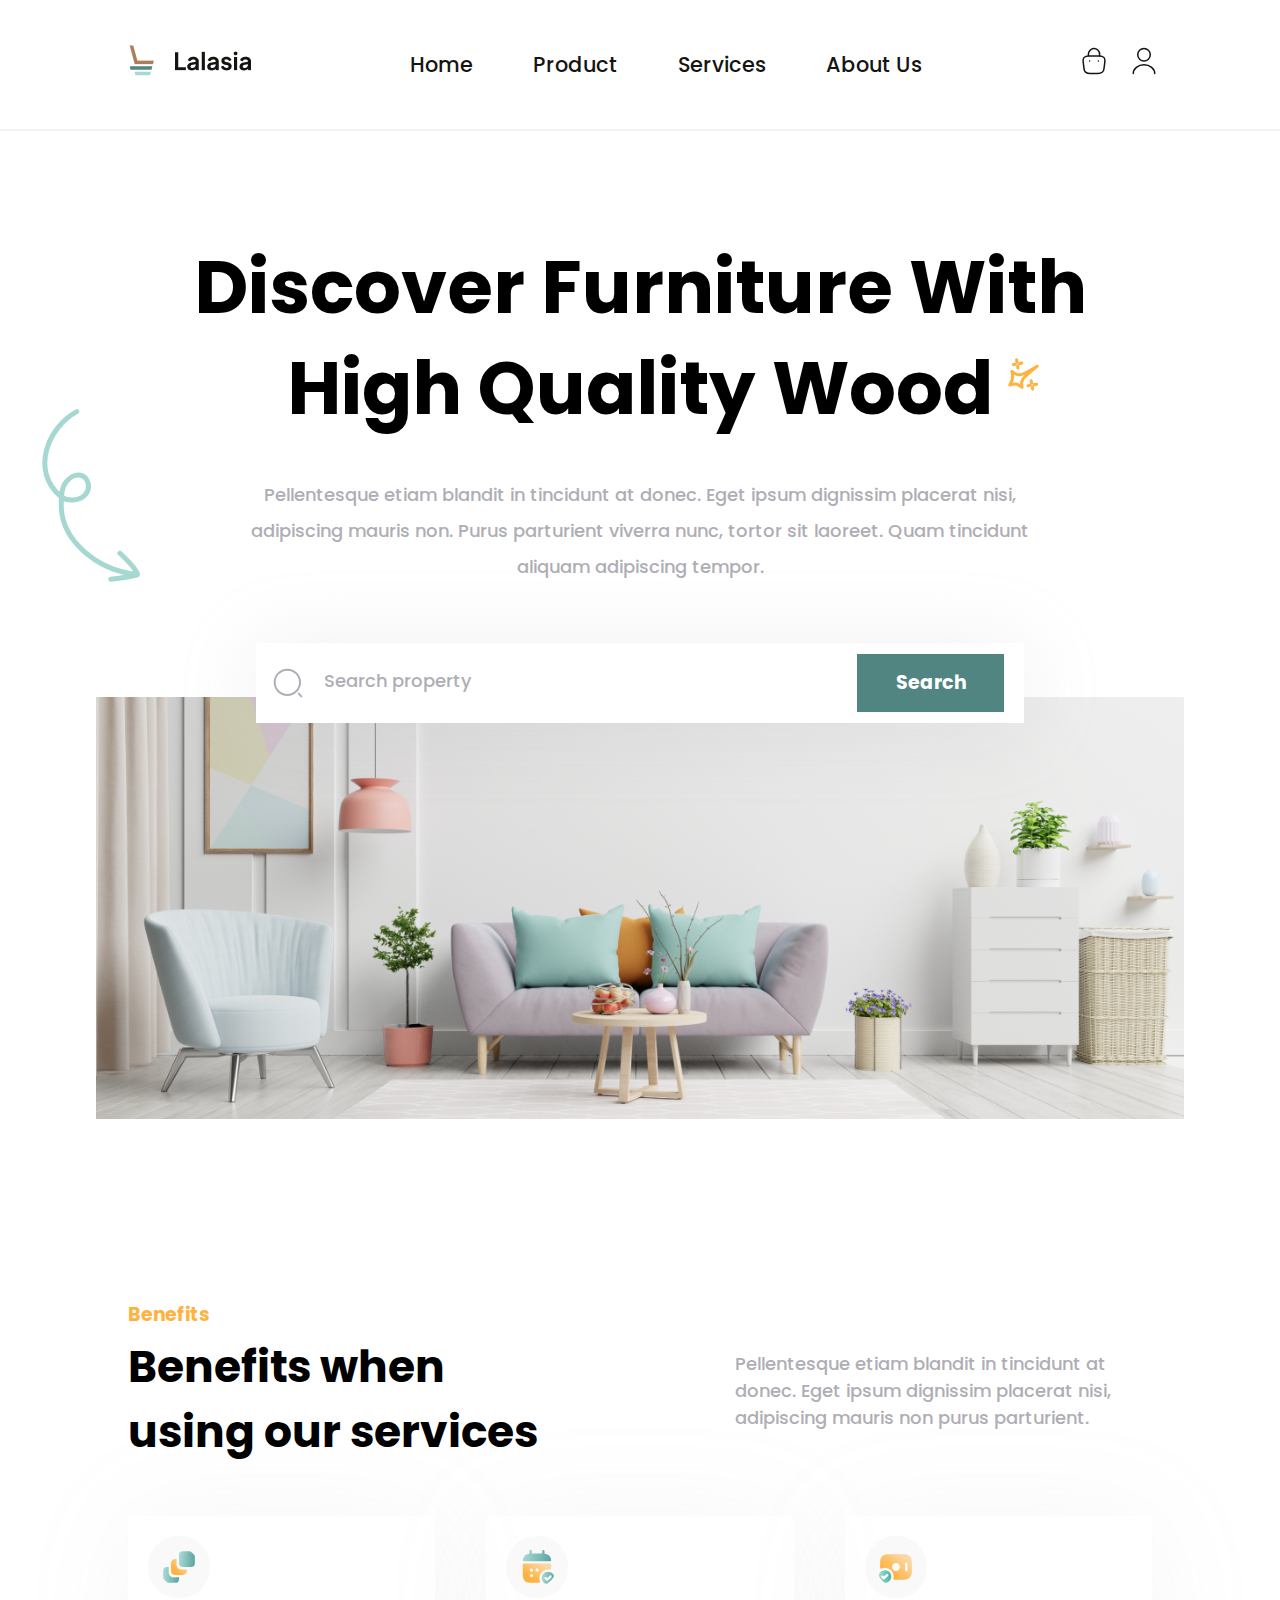
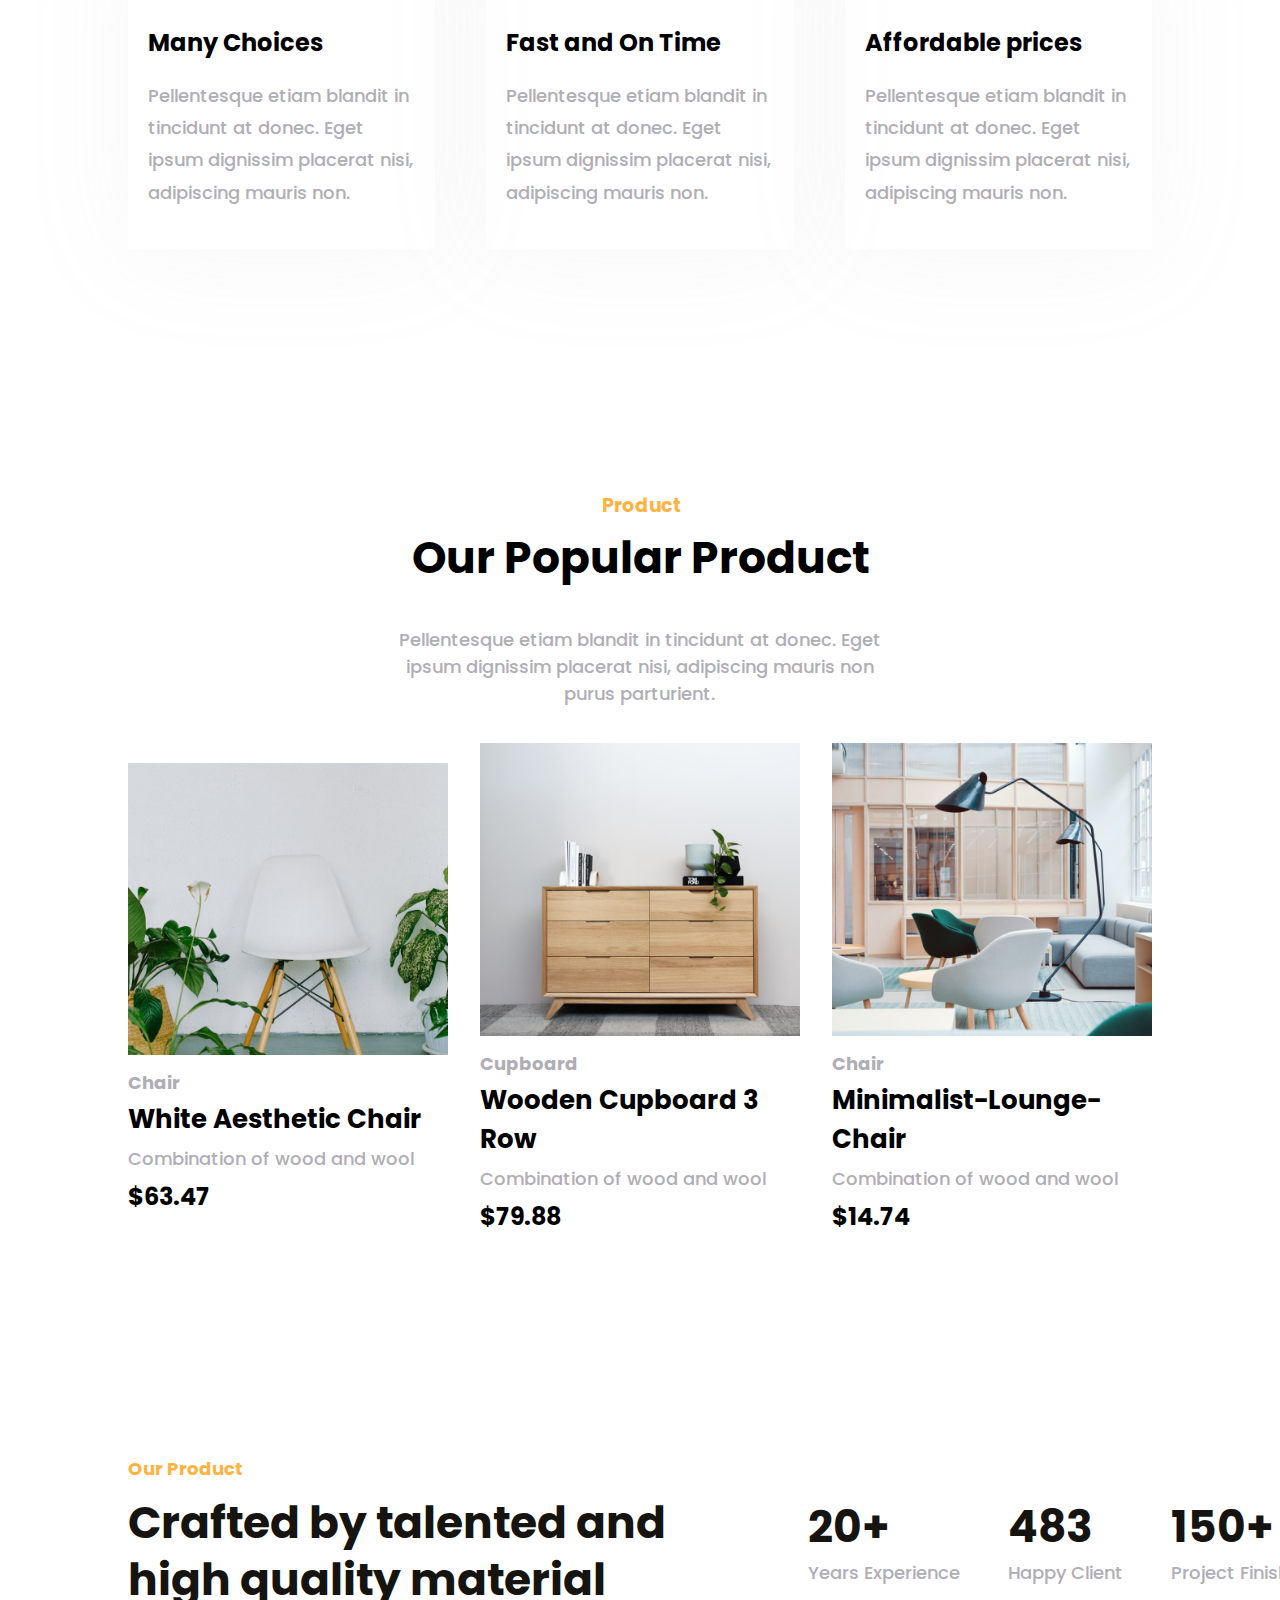
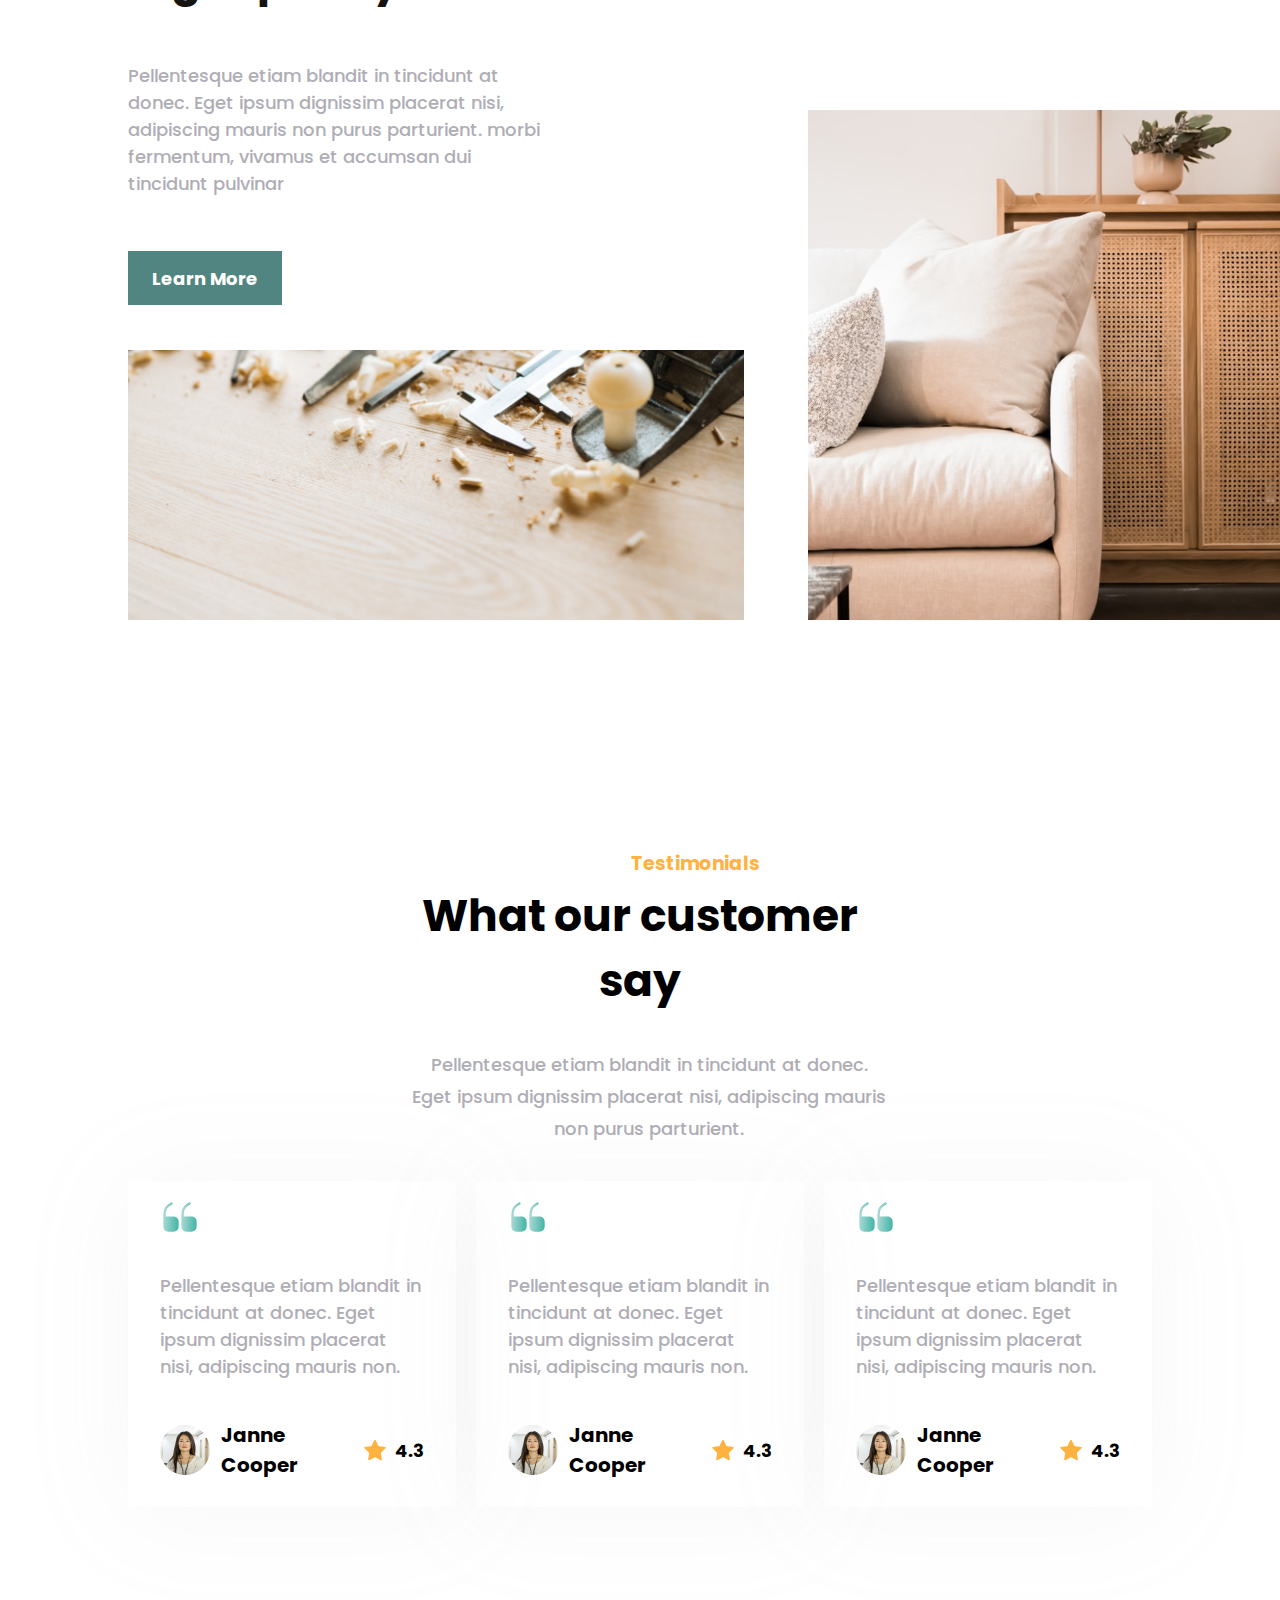
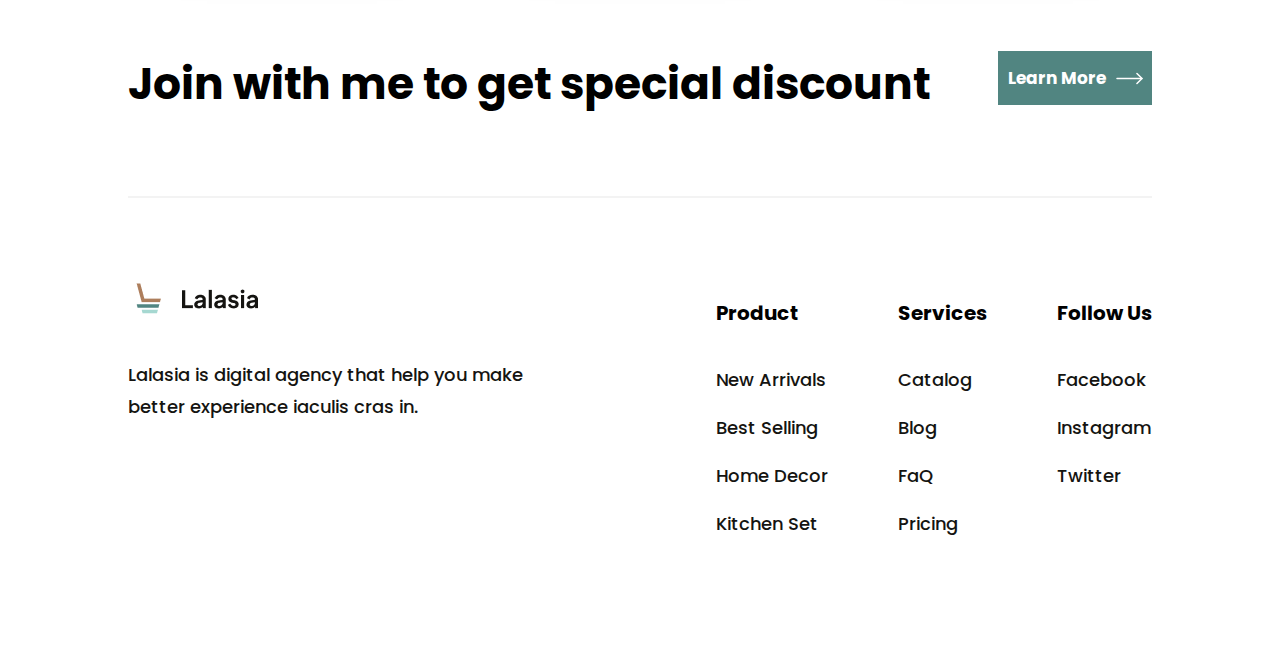
<file: index.html>
<!DOCTYPE html>
<html lang="en">

<head>
    <meta charset="UTF-8">
    <meta name="viewport" content="width=device-width, initial-scale=1.0">
    <title>Lalasia | Landing Page</title>
    <link rel="stylesheet" href="CSS/style_7.css">
</head>

<body>
    <!-- Header section starts -->
    <header>
        <div class="logo">
            <a href="index.html">
                <img src="images_7/lalasia-logo.webp" alt="Logo">
            </a>
        </div>
        <div class="menu">
            <a href="index.html">Home</a>
            <a href="Product.html">Product</a>
            <a href="Services.html">Services</a>
            <a href="about_us.html">About Us</a>
        </div>
        <div class="icons">
            <a href="#"><img src="images_7/bag-2.svg" alt="bag"></a>
            <a href="#"><img src="images_7/user.svg" alt="user"></a>
        </div>
    </header>
    <!-- Header section ends-->

    <!-- Main-banner section starts -->
    <section id="main-banner">
        <div class="title">
            <h1>Discover Furniture With </h1>
            <h1>High Quality Wood</h1>
        </div>
        <p id="para">Pellentesque etiam blandit in tincidunt at donec. Eget ipsum dignissim placerat nisi,
            adipiscing mauris non. Purus parturient viverra nunc, tortor sit laoreet. Quam tincidunt aliquam
            adipiscing tempor.</p>
        <div class="main-search">
            <img src="images_7/search-normal.svg" alt="">
            <input type="text" placeholder="Search property">
            <button>Search</button>
        </div>
        <div class="banner-img">
            <img src="images_7/Rectangle-2.webp" alt="">
        </div>
    </section>
    <!-- Main-banner section ends -->

    <!-- Benefits section starts -->
    <section id="benefits">
        <div class="benefits-content">
            <div class="benefits-right-content">
                <h2>Benefits when using our services</h2>
            </div>
            <div class="benefits-left-content">
                <p>Pellentesque etiam blandit in tincidunt at donec. Eget ipsum dignissim placerat nisi, adipiscing
                    mauris non purus parturient.</p>
            </div>
        </div>
        <div class="benefits-bottom-content">
            <div class="benefits-card">
                <img src="images_7/3square.svg" alt="">
                <h3>Many Choices</h3>
                <p>Pellentesque etiam blandit in tincidunt at donec. Eget ipsum dignissim placerat nisi, adipiscing
                    mauris non.</p>
            </div>

            <div class="benefits-card">
                <img src="images_7/calendar-tick.svg" alt="">
                <h3>Fast and On Time</h3>
                <p>Pellentesque etiam blandit in tincidunt at donec. Eget ipsum dignissim placerat nisi, adipiscing
                    mauris non.</p>
            </div>

            <div class="benefits-card">
                <img src="images_7/money-tick.svg" alt="">
                <h3>Affordable prices</h3>
                <p>Pellentesque etiam blandit in tincidunt at donec. Eget ipsum dignissim placerat nisi, adipiscing
                    mauris non.</p>
            </div>
        </div>
    </section>
    <!-- benefits section ends -->

    <!-- Product section starts -->
    <section id="product">
        <div class="product-content">
            <h1>Our Popular Product</h1>
            <p>Pellentesque etiam blandit in tincidunt at donec. Eget ipsum dignissim placerat nisi, adipiscing mauris
                non purus parturient.</p>
        </div>
        <div class="product-img-container">
            <div class="image">
                <img src="images_7/White-Aesthetic-chair.webp" alt="">
                <h1>Chair</h1>
                <h2>White Aesthetic Chair</h2>
                <h3>Combination of wood and wool</h3>
                <h4>$63.47</h4>
            </div>
            <div class="image">
                <img src="images_7/wooden-cupboard-3-row.webp" alt="">
                <h1>Cupboard</h1>
                <h2>Wooden Cupboard 3 Row</h2>
                <h3>Combination of wood and wool</h3>
                <h4>$79.88</h4>
            </div>
            <div class="image">
                <img src="images_7/minimalist-lounge-chair.webp" alt="">
                <h1>Chair</h1>
                <h2>Minimalist-Lounge-Chair</h2>
                <h3>Combination of wood and wool</h3>
                <h4>$14.74</h4>
            </div>
        </div>
    </section>
    <!-- Product section ends -->

    <!-- Main-ProductComponent section starts -->
    <section id="main-ProductComponent">
        <div class="left">
            <h2>Crafted by talented and
                high quality material</h2>
            <p>Pellentesque etiam blandit in tincidunt at donec. Eget ipsum dignissim placerat nisi, adipiscing mauris
                non purus parturient. morbi fermentum, vivamus et accumsan dui tincidunt pulvinar</p>
            <a href="#" class="btn">Learn More</a>
            <div class="left-img">
                <img src="images_7/our-product_1_.webp" alt="img">
            </div>
        </div>
        <div class="right">
            <div class="rating">
                <div class="block">
                    <h4>20+</h4>
                    <p>Years Experience</p>
                </div>
                <div class="block">
                    <h4>483</h4>
                    <p>Happy Client</p>
                </div>
                <div class="block">
                    <h4>150+</h4>
                    <p>Project Finished</p>
                </div>
            </div>
            <div class="right-img">
                <img src="images_7/our-product_2_.webp" alt="img">
            </div>
        </div>
    </section>
    <!-- Main-ProductComponent section ends -->

    <!-- Testimonials section starts -->
    <section id="testimonials">
        <div class="testimonials-content">
            <h1>What our customer say</h1>
            <p>Pellentesque etiam blandit in tincidunt at donec. Eget ipsum dignissim placerat nisi, adipiscing mauris
                non purus parturient.</p>
        </div>
        <div class="testimonials-container">
            <div class="testimonials-box">
                <img src="images_7/quote-up.svg" alt="">
                <p>Pellentesque etiam blandit in tincidunt at donec. Eget ipsum dignissim placerat nisi, adipiscing
                    mauris non.</p>
                <div class="author">
                    <div class="author-info">
                        <img src="images_7/customer-img.svg" alt="">
                        <h1>Janne Cooper</h1>
                    </div>
                    <div class="ratings">
                        <img src="images_7/star.svg" alt="">
                        <h2>4.3</h2>
                    </div>
                </div>
            </div>
            <div class="testimonials-box">
                <img src="images_7/quote-up.svg" alt="">
                <p>Pellentesque etiam blandit in tincidunt at donec. Eget ipsum dignissim placerat nisi, adipiscing
                    mauris non.</p>
                <div class="author">
                    <div class="author-info">
                        <img src="images_7/customer-img.svg" alt="">
                        <h1>Janne Cooper</h1>
                    </div>
                    <div class="ratings">
                        <img src="images_7/star.svg" alt="">
                        <h2>4.3</h2>
                    </div>
                </div>
            </div>
            <div class="testimonials-box">
                <img src="images_7/quote-up.svg" alt="">
                <p>Pellentesque etiam blandit in tincidunt at donec. Eget ipsum dignissim placerat nisi, adipiscing
                    mauris non.</p>
                <div class="author">
                    <div class="author-info">
                        <img src="images_7/customer-img.svg" alt="">
                        <h1>Janne Cooper</h1>
                    </div>
                    <div class="ratings">
                        <img src="images_7/star.svg" alt="">
                        <h2>4.3</h2>
                    </div>
                </div>
            </div>
        </div>
    </section>
    <!-- Testimonials section ends -->

    <!-- footer section statrs -->
    <section id="footer">
        <div class="above-content">
            <h1>Join with me to get special discount</h1>
            <div class="above-right-content">
                <button>Learn More</button>
                <img src="images_7/arrow-right.svg" alt="">
            </div>
        </div>
        <div class="down-content">
            <div class="down-left-content">
                <div class="logo">
                    <a href="index.html">
                        <img src="images_7/lalasia-logo.webp" alt="Logo">
                    </a>
                </div>
                <p>Lalasia is digital agency that help you make better experience iaculis cras in.</p>
            </div>
            <div class="down-right-content">
                <div class="column">
                    <h2>Product</h2>
                    <li><a href="#">New Arrivals</a></li>
                    <li><a href="#">Best Selling</a></li>
                    <li><a href="#">Home Decor</a></li>
                    <li><a href="#">Kitchen Set</a></li>
                </div>

                <div class="column">
                    <h2>Services</h2>
                    <li><a href="#">Catalog</a></li>
                    <li><a href="#">Blog</a></li>
                    <li><a href="#">FaQ</a></li>
                    <li><a href="#">Pricing</a></li>
                </div>

                <div class="column">
                    <h2>Follow Us</h2>
                    <li><a href="#">Facebook</a></li>
                    <li><a href="#">Instagram</a></li>
                    <li><a href="#">Twitter</a></li>
                </div>
            </div>
        </div>
    </section>
    <!-- Footer section ends -->
</body>

</html>
</file>
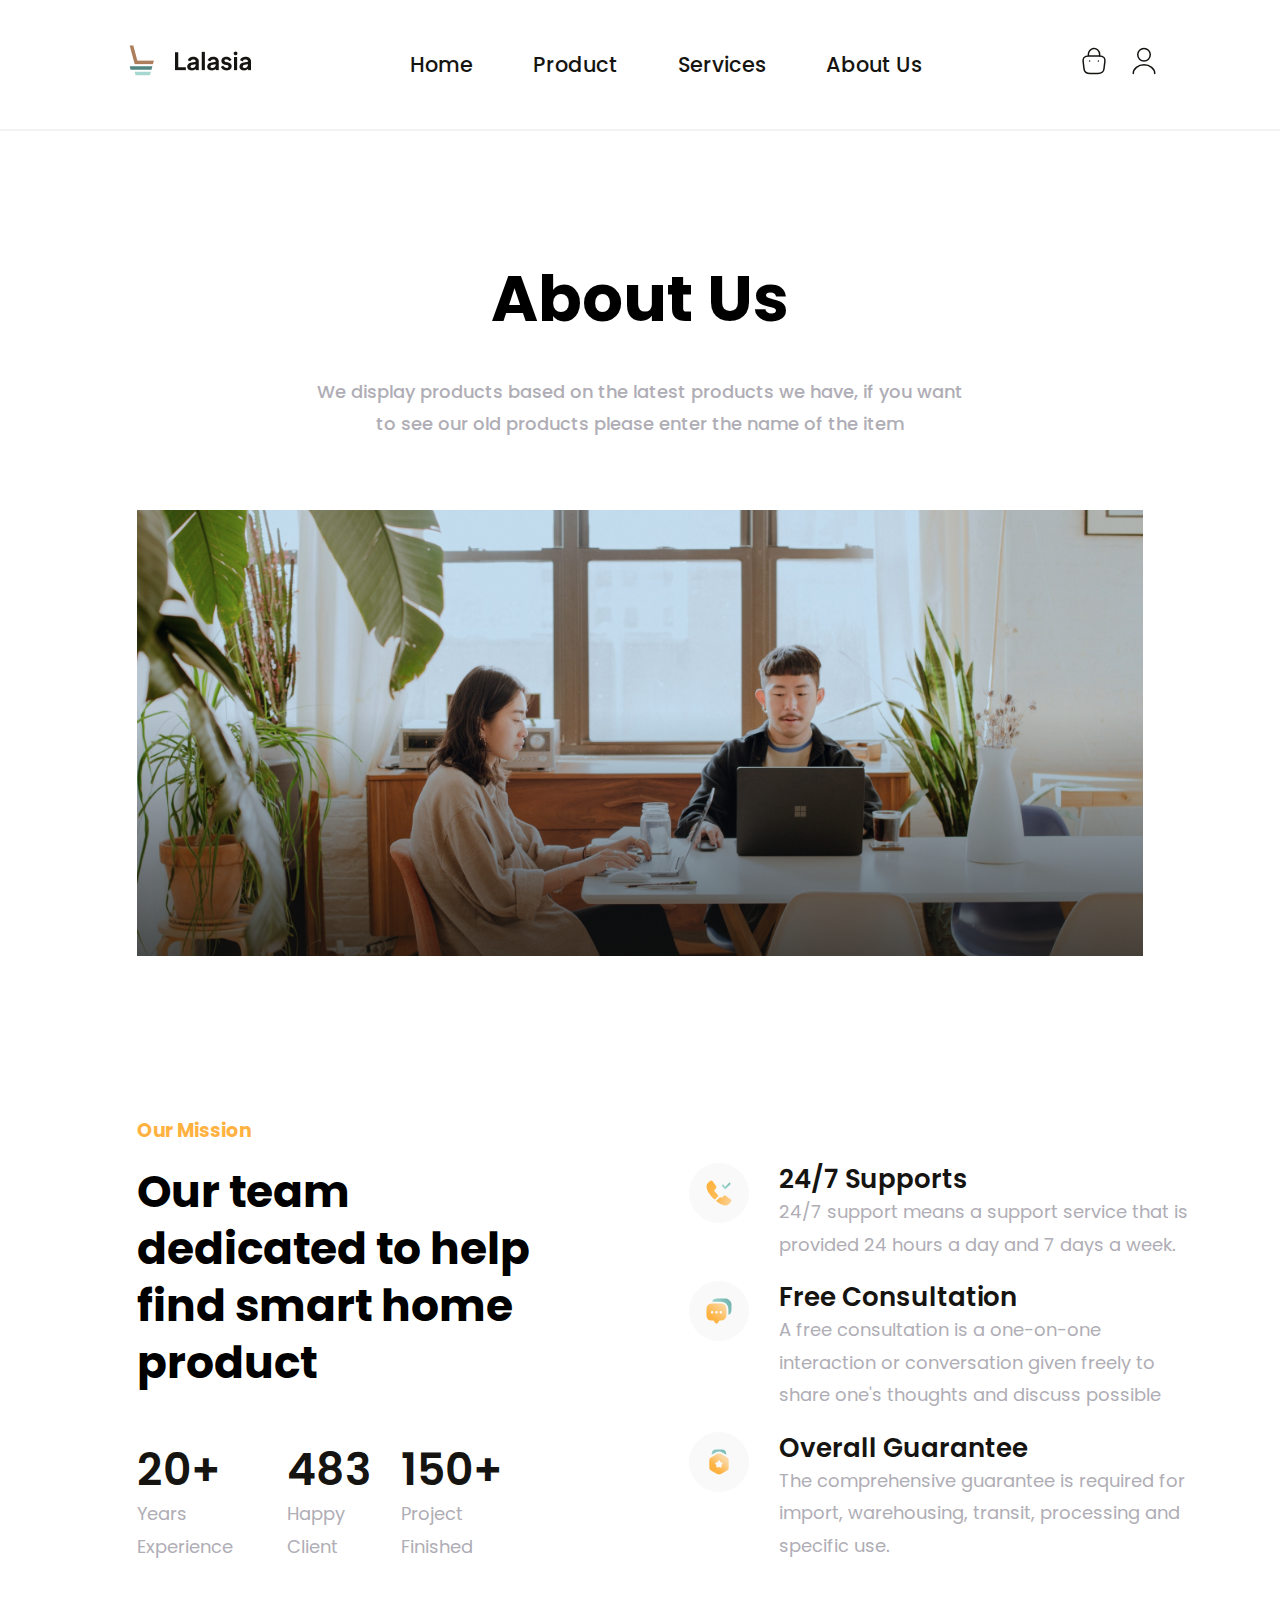
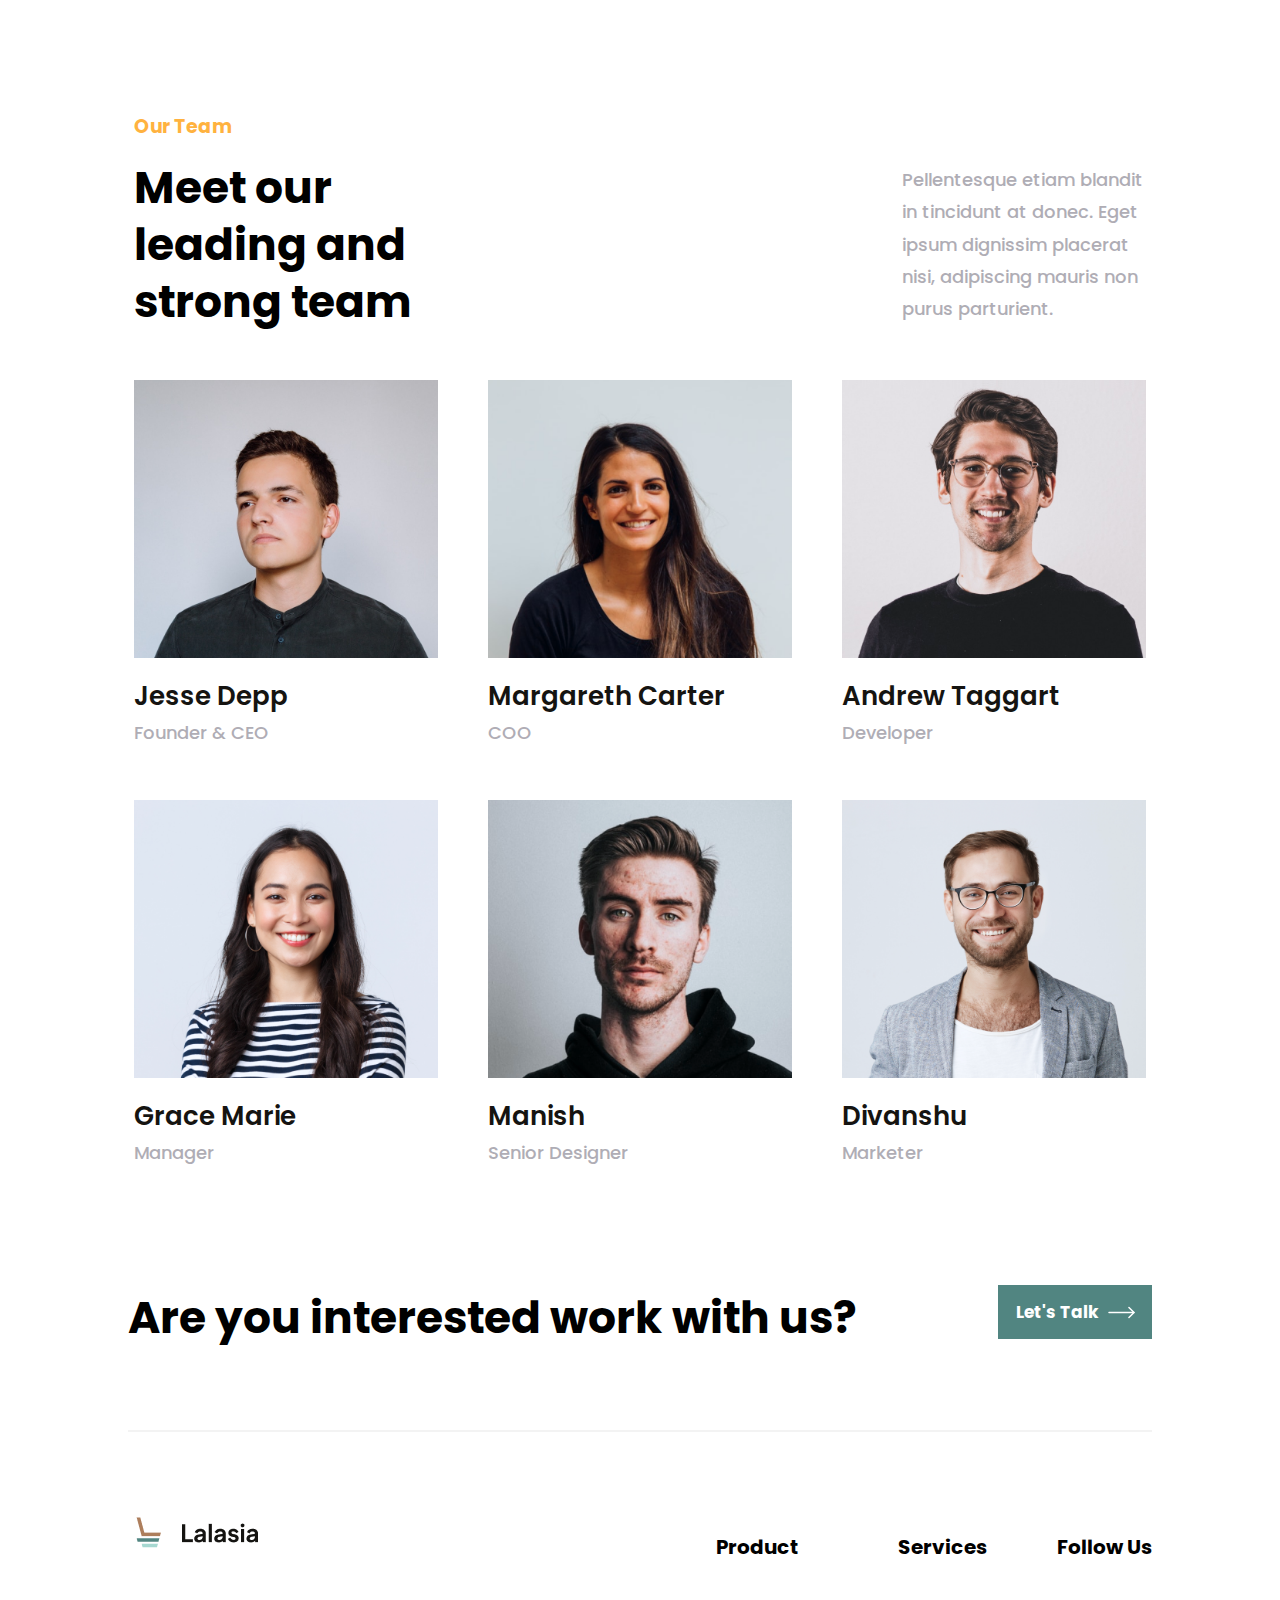
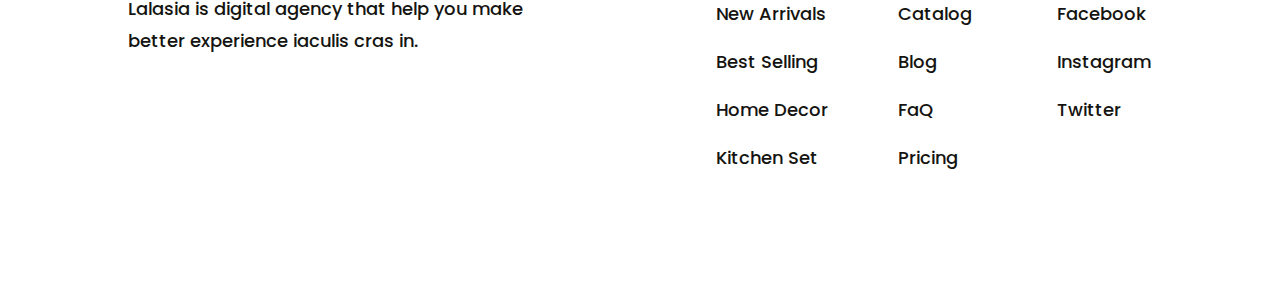
<file: about_us.html>
<!DOCTYPE html>
<html lang="en">

<head>
    <meta charset="UTF-8">
    <meta name="viewport" content="width=device-width, initial-scale=1.0">
    <title>Lalasia | About Us</title>
    <link rel="stylesheet" href="CSS/style_7.css">
</head>

<body>
    <!-- Header section starts -->
    <header>
        <div class="logo">
            <a href="index.html">
                <img src="images_7/lalasia-logo.webp" alt="Logo">
            </a>
        </div>
        <div class="menu">
            <a href="index.html">Home</a>
            <a href="Product.html">Product</a>
            <a href="Services.html">Services</a>
            <a href="about_us.html">About Us</a>
        </div>
        <div class="icons">
            <a href="#"><img src="images_7/bag-2.svg" alt="bag"></a>
            <a href="#"><img src="images_7/user.svg" alt="user"></a>
        </div>
    </header>
    <!-- Header section ends-->

    <!-- About-page section starts -->
    <div class="about-page-section">
        <div class="content">
            <h1 class="content--heading">About Us</h1>
            <p class="content--paragraph">We display products based on the latest products we have, if you want to see
                our old products please enter the name of the item</p>
        </div>
    </div>
    <div class="about-img">
        <img src="images_7/about-us-banner.png" alt="">
    </div>
    <!-- About-page section ends -->

    <!-- Mission section starts -->
    <div class="mission--section">
        <div class="top--content">
            <div class="lefttop-content">
                <h2 class="heading">Our team dedicated to help find smart home product</h2>
            </div>
            <div class="leftbottom-content">
                <div class="num">
                    <h3>20+</h3>
                    <p>Years Experience</p>
                </div>
                <div class="num">
                    <h3>483</h3>
                    <p>Happy Client</p>
                </div>
                <div class="num">
                    <h3>150+</h3>
                    <p>Project Finished</p>
                </div>
            </div>
        </div>
        <div class="mission--left--content">
            <div class="aboutus">
                <img src="images_7/call-received.svg" alt="">
                <div>
                    <h4>24/7 Supports</h4>
                    <p>24/7 support means a support service that is provided 24 hours a day and 7 days a week. </p>
                </div>
            </div>
            <div class="aboutus">
                <img src="/images_7/messages.svg" alt="">
                <div>
                    <h4>Free Consultation</h4>
                    <p>A free consultation is a one-on-one interaction or conversation given freely to share one's
                        thoughts and discuss possible </p>
                </div>
            </div>
            <div class="aboutus">
                <img src="images_7/award.svg" alt="">
                <div>
                    <h4>Overall Guarantee</h4>
                    <p>The comprehensive guarantee is required for import, warehousing, transit, processing and specific
                        use. </p>
                </div>
            </div>
        </div>
    </div>
    <!-- mission Section ends -->

    <!-- Team section -->
    <div class="team">
        <div class="team--section">
            <div class="team-left">
                <h2 class="heading">Meet our leading and strong team</h2>
            </div>
            <div class="team-right">
                <p>Pellentesque etiam blandit in tincidunt at donec. Eget ipsum dignissim placerat nisi, adipiscing
                    mauris non purus parturient.</p>
            </div>
        </div>
        <div class="team-container">
            <div class="team-card">
                <img src="/images_7/about_img1.png" alt="">
                <h2>Jesse Depp</h2>
                <p>Founder & CEO</p>
            </div>
            <div class="team-card">
                <img src="images_7/about_img2.png" alt="">
                <h2>Margareth Carter</h2>
                <p>COO</p>
            </div>
            <div class="team-card">
                <img src="images_7/about_img3.png" alt="">
                <h2>Andrew Taggart</h2>
                <p>Developer</p>
            </div>
            <div class="team-card">
                <img src="images_7/about_img4.png" alt="">
                <h2>Grace Marie</h2>
                <p>Manager</p>
            </div>
            <div class="team-card">
                <img src="images_7/about_img5.png" alt="">
                <h2>Manish</h2>
                <p>Senior Designer</p>
            </div>
            <div class="team-card">
                <img src="images_7/about_img6.png" alt="">
                <h2>Divanshu</h2>
                <p>Marketer</p>
            </div>
        </div>
    </div>
    <!-- Team section ends -->

    <!-- footer -->
    <section id="footer">
        <div class="above-content">
            <h1>Are you interested work with us?</h1>
            <div class="above-right-content">
                <button>Let's Talk</button>
                <img src="images_7/arrow-right.svg" alt="">
            </div>
        </div>
        <div class="down-content">
            <div class="down-left-content">
                <div class="logo">
                    <a href="index.html">
                        <img src="images_7/lalasia-logo.webp" alt="Logo">
                    </a>
                </div>
                <p>Lalasia is digital agency that help you make better experience iaculis cras in.</p>
            </div>
            <div class="down-right-content">
                <div class="column">
                    <h2>Product</h2>
                    <li><a href="#">New Arrivals</a></li>
                    <li><a href="#">Best Selling</a></li>
                    <li><a href="#">Home Decor</a></li>
                    <li><a href="#">Kitchen Set</a></li>
                </div>

                <div class="column">
                    <h2>Services</h2>
                    <li><a href="#">Catalog</a></li>
                    <li><a href="#">Blog</a></li>
                    <li><a href="#">FaQ</a></li>
                    <li><a href="#">Pricing</a></li>
                </div>

                <div class="column">
                    <h2>Follow Us</h2>
                    <li><a href="#">Facebook</a></li>
                    <li><a href="#">Instagram</a></li>
                    <li><a href="#">Twitter</a></li>
                </div>
            </div>
        </div>
    </section>
    <!-- footer ends -->

</body>

</html>
</file>
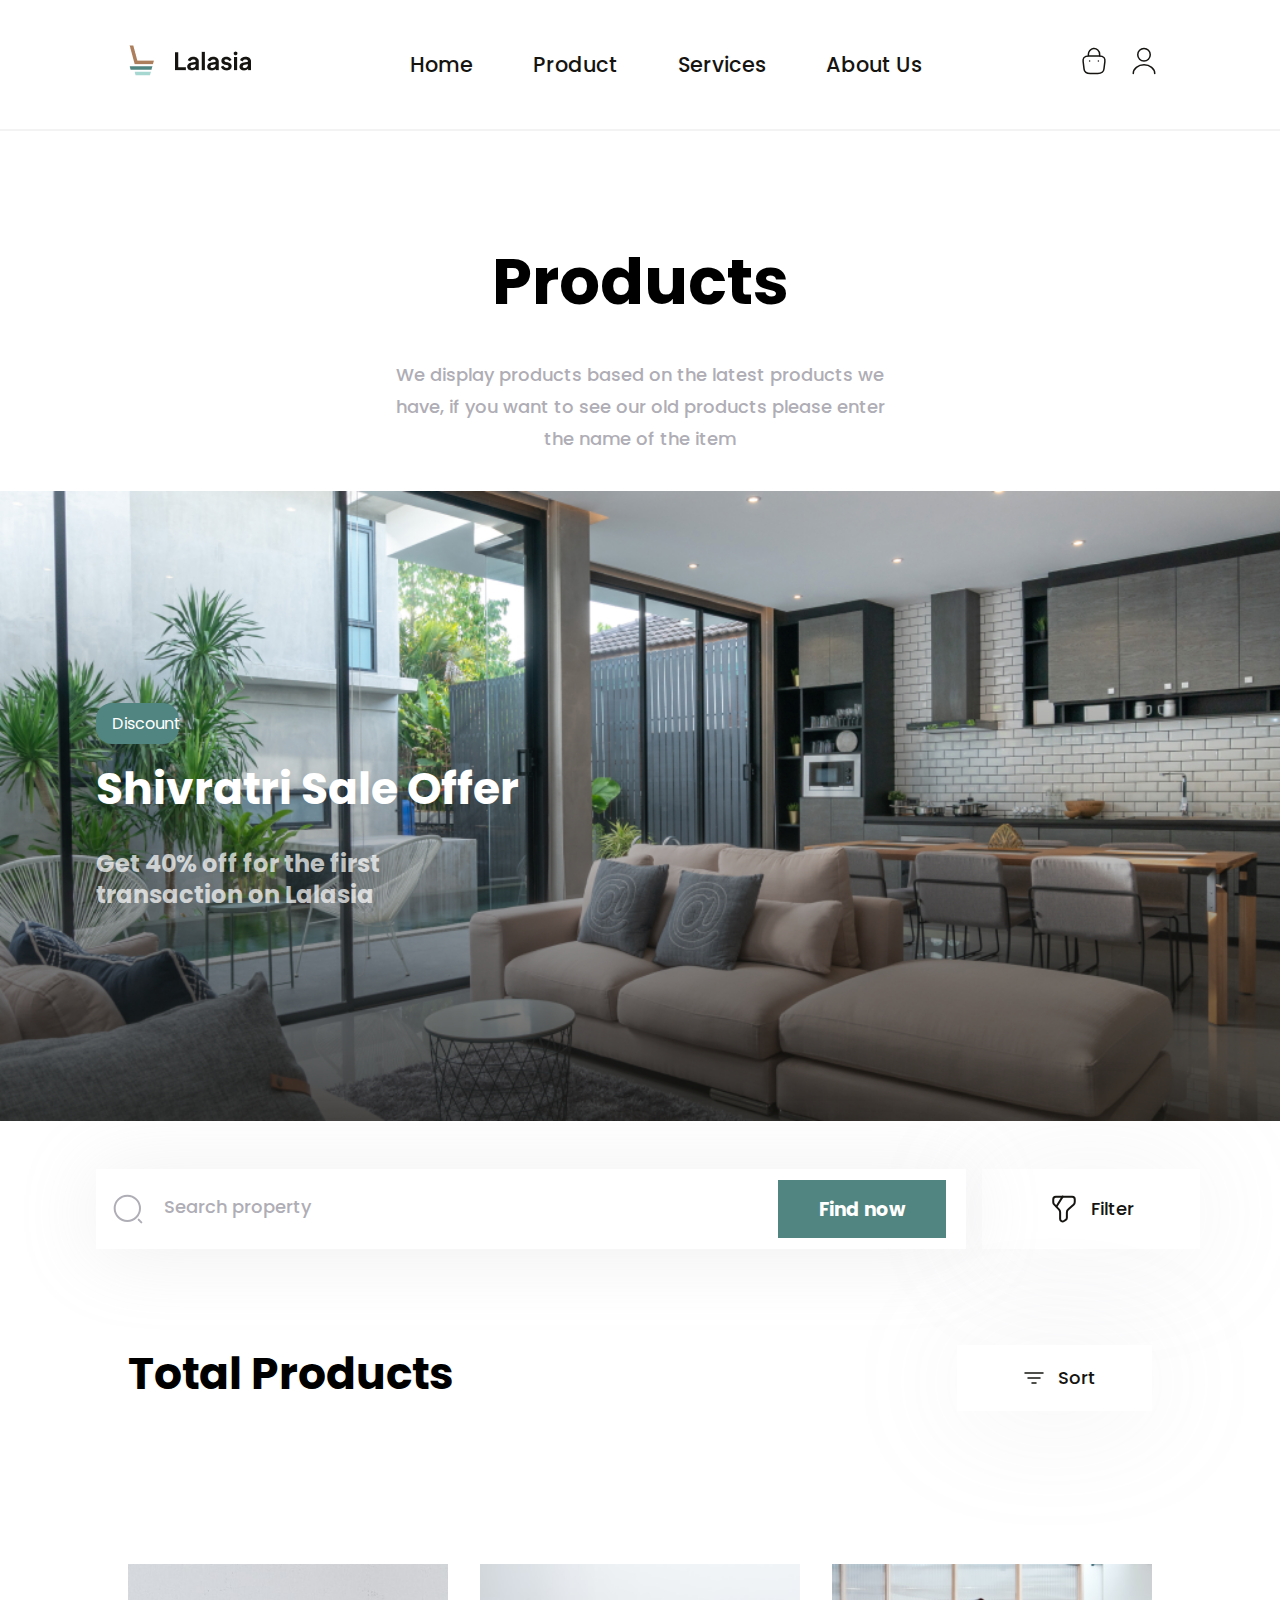
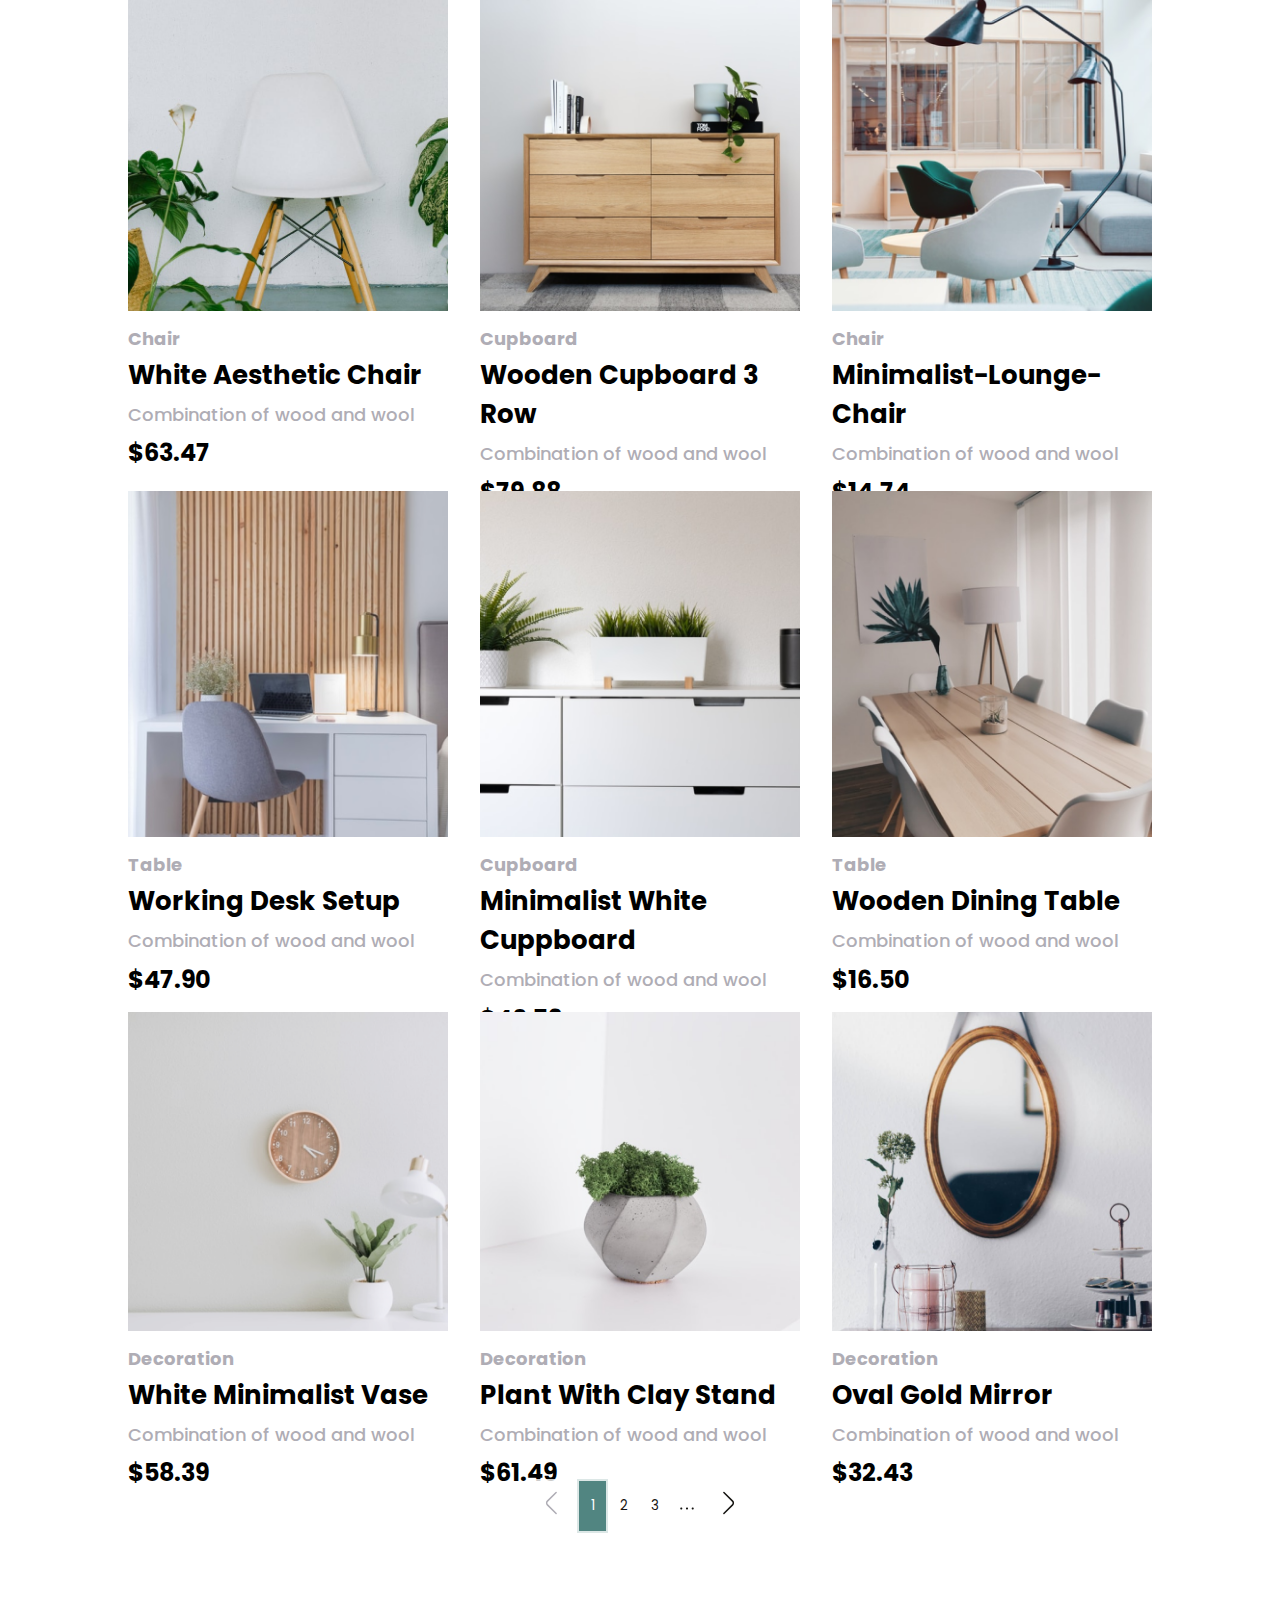
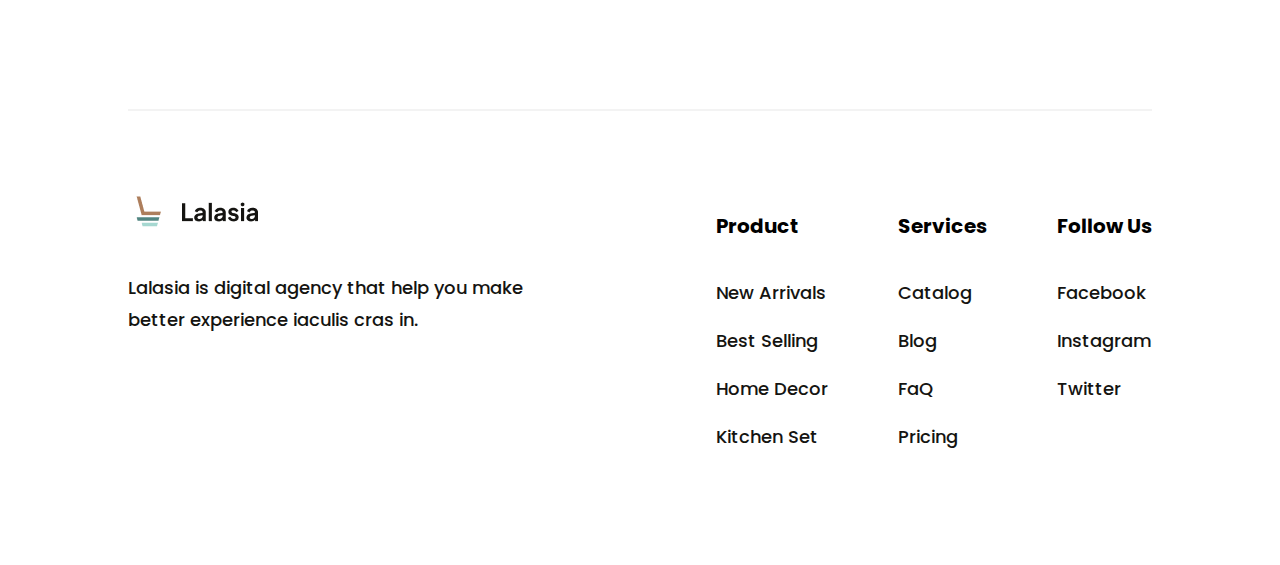
<file: Product.html>
<!DOCTYPE html>
<html lang="en">

<head>
    <meta charset="UTF-8">
    <meta name="viewport" content="width=device-width, initial-scale=1.0">
    <title>Lalasia | Product Page</title>
    <link rel="stylesheet" href="CSS/style_7.css">
</head>

<body>
    <!-- header section starts -->
    <header>
        <div class="logo">
            <a href="index.html">
                <img src="images_7/lalasia-logo.webp" alt="Logo">
            </a>
        </div>
        <div class="menu">
            <a href="index.html">Home</a>
            <a href="Product.html">Product</a>
            <a href="Services.html">Services</a>
            <a href="about_us.html">About Us</a>
        </div>
        <div class="icons">
            <a href="#"><img src="images_7/bag-2.svg" alt="bag"></a>
            <a href="#"><img src="images_7/user.svg" alt="user"></a>
        </div>
    </header>
    <!-- header section ends -->

    <!-- Product section starts -->
    <section id="Product">
        <div class="main-content">
            <h1>Products</h1>
            <p>We display products based on the latest products we have, if you want to see our old products please
                enter the name of the item</p>
        </div>
        <div class="img-container-content">
            <a href="#">Discount</a>
            <h2>Shivratri Sale Offer</h2>
            <p>Get 40% off for the first transaction on Lalasia</p>
        </div>
    </section>
    <!-- Product section ends -->

    <!-- Search-bar section starts -->
    <section class="search-bar">
        <div class="main-search">
            <img src="images_7/search-normal.svg" alt="">
            <input type="text" placeholder="Search property">
            <button>Find now</button>
        </div>
        <div class="filter">
            <button>
                <img src="images_7/filter.svg" alt="">
                <p>Filter</p>
            </button>
        </div>
    </section>
    <!-- Search-bar section ends -->

    <!-- Allproduct section starts -->
    <section id="allproduct">
        <div class="heading">
            <h1>Total Products</h1>
            <div class="sort">
                <button>
                    <img src="images_7/sort.svg" alt="">
                    <p>Sort</p>
                </button>
            </div>
        </div>
        <div class="product-img-container">
            <div class="image">
                <img src="images_7/White-Aesthetic-chair.webp" alt="">
                <h1>Chair</h1>
                <h2>White Aesthetic Chair</h2>
                <h3>Combination of wood and wool</h3>
                <h4>$63.47</h4>
            </div>
            <div class="image">
                <img src="images_7/wooden-cupboard-3-row.webp" alt="">
                <h1>Cupboard</h1>
                <h2>Wooden Cupboard 3 Row</h2>
                <h3>Combination of wood and wool</h3>
                <h4>$79.88</h4>
            </div>
            <div class="image">
                <img src="images_7/minimalist-lounge-chair.webp" alt="">
                <h1>Chair</h1>
                <h2>Minimalist-Lounge-Chair</h2>
                <h3>Combination of wood and wool</h3>
                <h4>$14.74</h4>
            </div>
            <div class="image">
                <img src="images_7/working-desk-setup.webp" alt="">
                <h1>Table</h1>
                <h2>Working Desk Setup</h2>
                <h3>Combination of wood and wool</h3>
                <h4>$47.90</h4>
            </div>
            <div class="image">
                <img src="images_7/minimalist-white-cupboard.webp" alt="">
                <h1>Cupboard</h1>
                <h2>Minimalist White Cuppboard</h2>
                <h3>Combination of wood and wool</h3>
                <h4>$40.73</h4>
            </div>
            <div class="image">
                <img src="images_7/wooden-dining-table.webp" alt="">
                <h1>Table</h1>
                <h2>Wooden Dining Table</h2>
                <h3>Combination of wood and wool</h3>
                <h4>$16.50</h4>
            </div>
            <div class="image">
                <img src="images_7/white-minimalist-vase.webp" alt="">
                <h1>Decoration</h1>
                <h2>White Minimalist Vase</h2>
                <h3>Combination of wood and wool</h3>
                <h4>$58.39</h4>
            </div>
            <div class="image">
                <img src="images_7/plant-with-clay-stand.webp" alt="">
                <h1>Decoration</h1>
                <h2>Plant With Clay Stand</h2>
                <h3>Combination of wood and wool</h3>
                <h4>$61.49</h4>
            </div>
            <div class="image">
                <img src="images_7/oval-gold-mirror.webp" alt="">
                <h1>Decoration</h1>
                <h2>Oval Gold Mirror</h2>
                <h3>Combination of wood and wool</h3>
                <h4>$32.43</h4>
            </div>
        </div>
        <div class="boxes">
            <button><img src="images_7/slider-arrow-left.svg" alt=""></button>
            <button><a href="#allproduct">1</a></button>
            <button>2</button>
            <button>3</button>
            <button><img src="images_7/3 dots.svg" alt=""></button>
            <button><img src="images_7/slider-arrow-right.svg" alt=""></button>
        </div>
    </section>
    <!-- allproduct section ends -->

    <!-- footer section starts -->
    <section id="footer">
        <div class="down-content">
            <div class="down-left-content">
                <div class="logo">
                    <a href="index.html">
                        <img src="images_7/lalasia-logo.webp" alt="Logo">
                    </a>
                </div>
                <p>Lalasia is digital agency that help you make better experience iaculis cras in.</p>
            </div>
            <div class="down-right-content">
                <div class="column">
                    <h2>Product</h2>
                    <li><a href="#">New Arrivals</a></li>
                    <li><a href="#">Best Selling</a></li>
                    <li><a href="#">Home Decor</a></li>
                    <li><a href="#">Kitchen Set</a></li>
                </div>

                <div class="column">
                    <h2>Services</h2>
                    <li><a href="#">Catalog</a></li>
                    <li><a href="#">Blog</a></li>
                    <li><a href="#">FaQ</a></li>
                    <li><a href="#">Pricing</a></li>
                </div>

                <div class="column">
                    <h2>Follow Us</h2>
                    <li><a href="#">Facebook</a></li>
                    <li><a href="#">Instagram</a></li>
                    <li><a href="#">Twitter</a></li>
                </div>
            </div>
        </div>
    </section>
    <!-- footer section ends -->
</body>

</html>
</file>
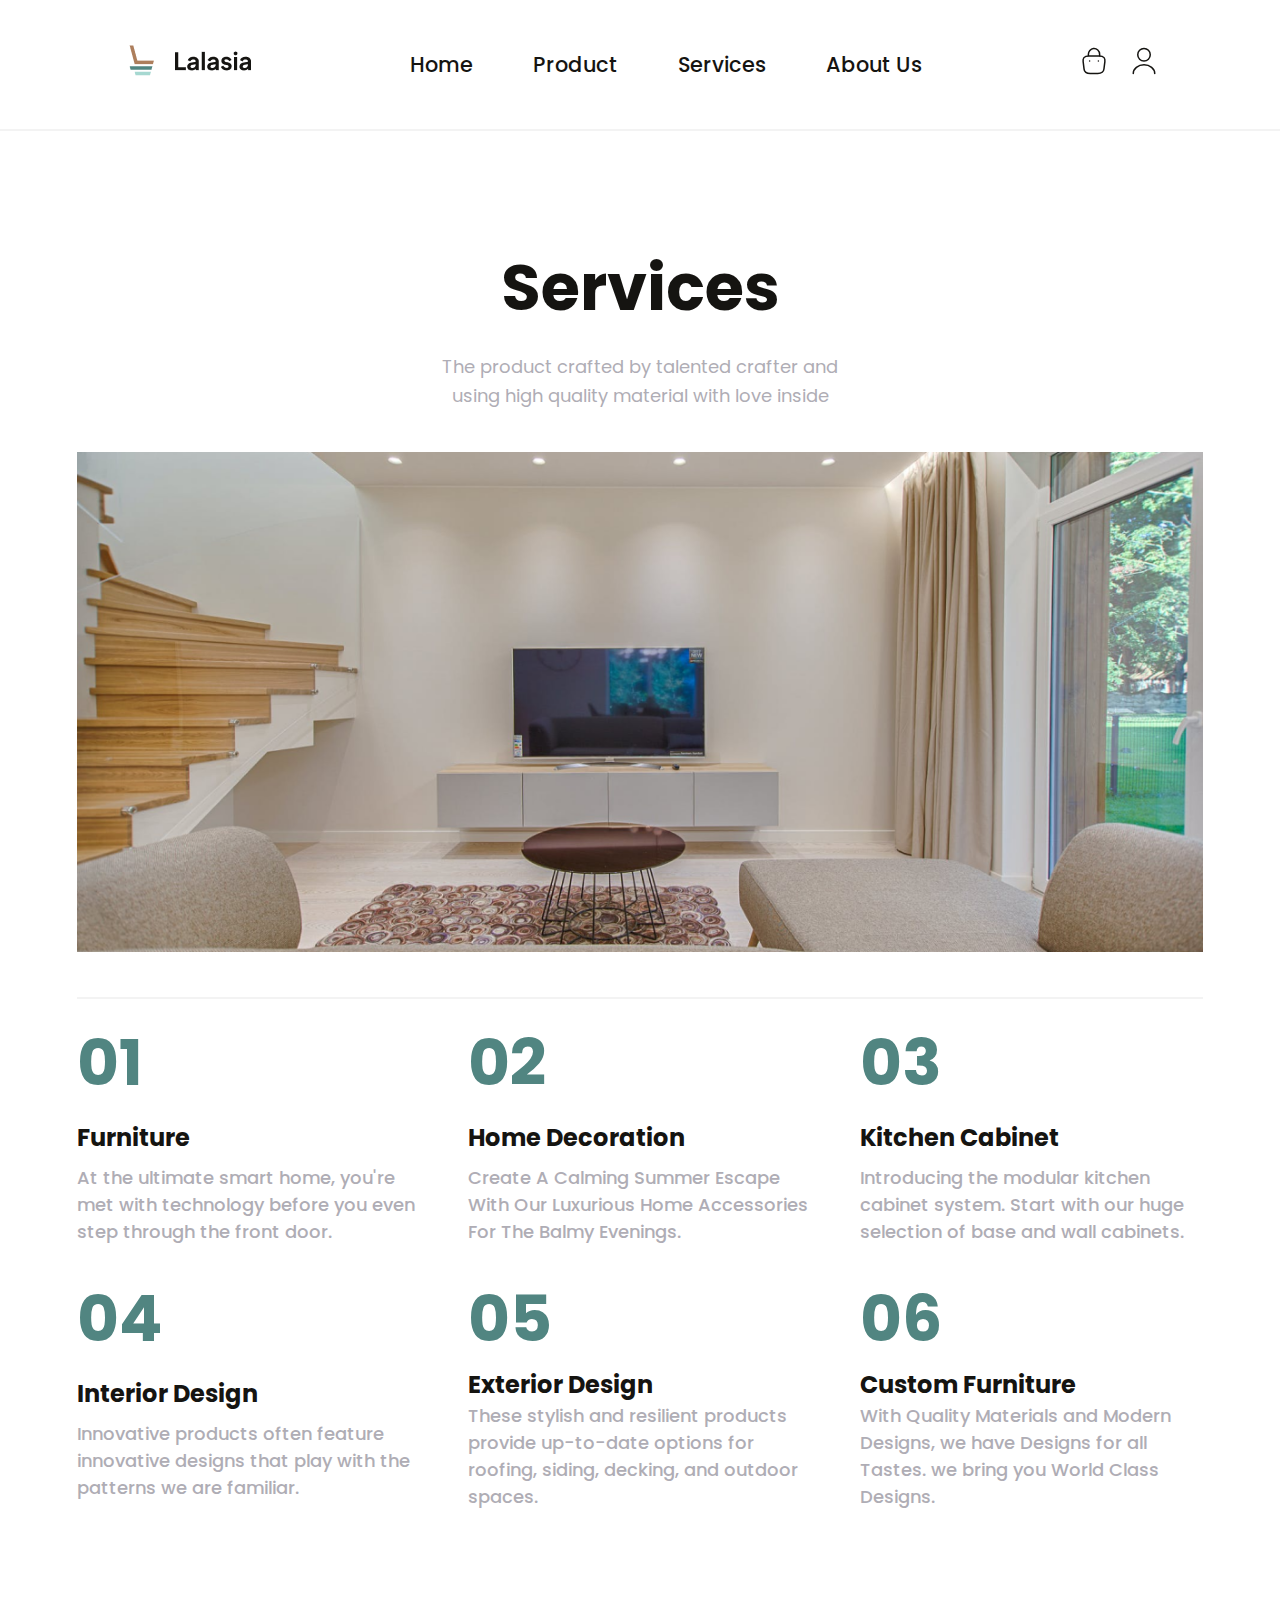
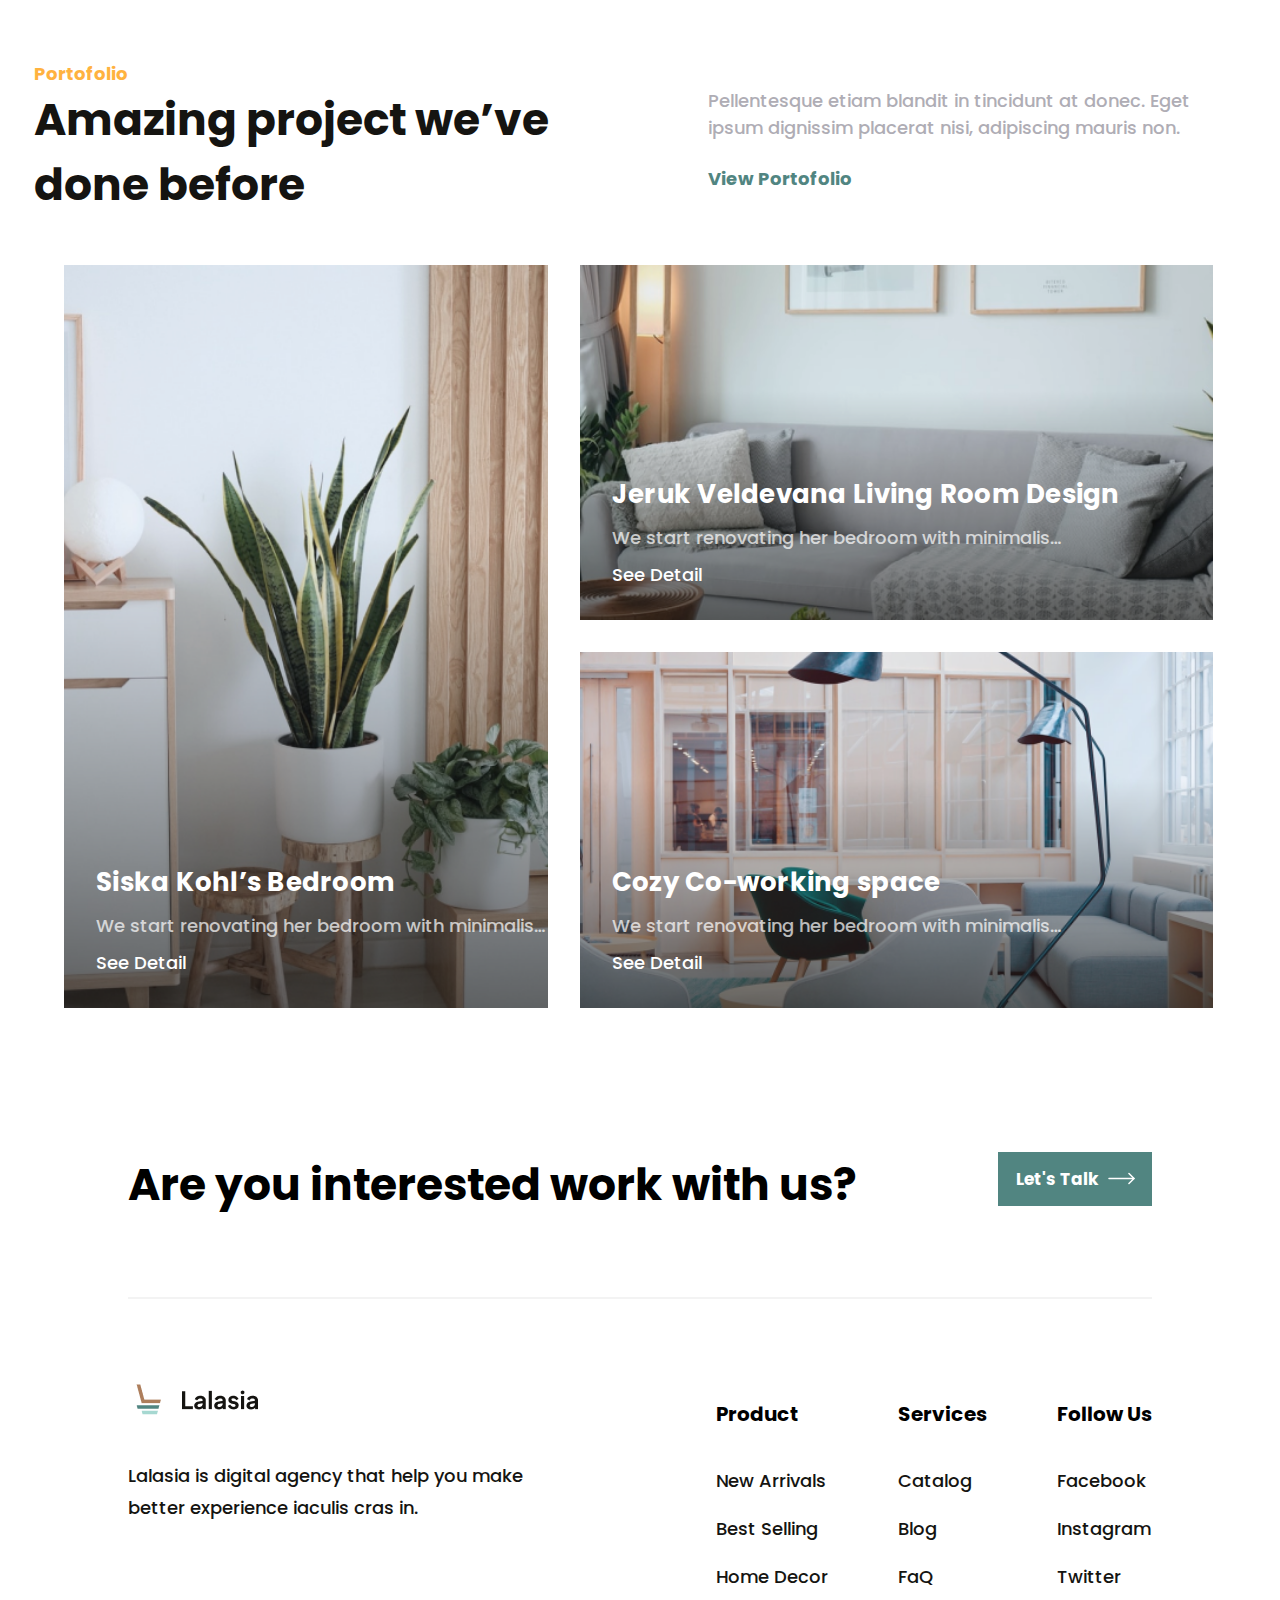
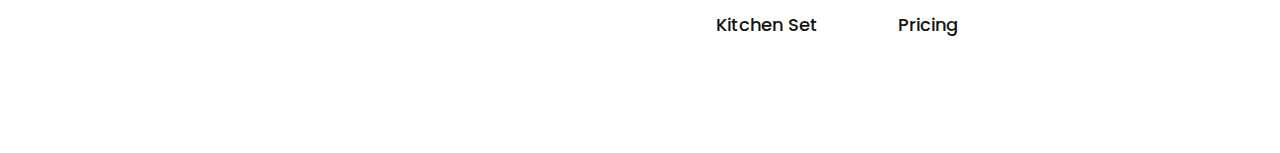
<file: Services.html>
<!DOCTYPE html>
<html lang="en">

<head>
    <meta charset="UTF-8">
    <meta name="viewport" content="width=device-width, initial-scale=1.0">
    <link rel="stylesheet" href="CSS/style_7.css">
    <title>Lalasia | Services</title>
</head>

<body>
    <!-- Header section starts -->
    <header>
        <div class="logo">
            <a href="index.html">
                <img src="images_7/lalasia-logo.webp" alt="Logo">
            </a>
        </div>
        <div class="menu">
            <a href="index.html">Home</a>
            <a href="Product.html">Product</a>
            <a href="Services.html">Services</a>
            <a href="about_us.html">About Us</a>
        </div>
        <div class="icons">
            <a href="#"><img src="images_7/bag-2.svg" alt="bag"></a>
            <a href="#"><img src="images_7/user.svg" alt="user"></a>
        </div>
    </header>
    <!-- Header section ends-->

    <!-- Heading  -->
    <section id="service-heading">
        <h2>Services</h2>
        <p class="para">The product crafted by talented crafter and using high quality material with love inside</p>
    </section>

    <!-- Banner Image  -->
    <div class="service-img"><img src="images_7/service-img.webp" alt="img"></div>
    <!-- Discription Section  -->

    <!-- service-dis section starts -->
    <section id="service-dis">
        <div class="block">
            <h3>01</h3>
            <h5>Furniture</h5>
            <p class="para">At the ultimate smart home, you're met with technology before you even step through the
                front door. </p>
        </div>
        <div class="block">
            <h3>02</h3>
            <h5>Home Decoration</h5>
            <p class="para">Create A Calming Summer Escape With Our Luxurious Home Accessories For The Balmy Evenings.
            </p>
        </div>
        <div class="block">
            <h3>03</h3>
            <h5>Kitchen Cabinet</h5>
            <p class="para">Introducing the modular kitchen cabinet system. Start with our huge selection of base and
                wall cabinets. </p>
        </div>
        <div class="block">
            <h3>04</h3>
            <h5>Interior Design</h5>
            <p class="para">Innovative products often feature innovative designs that play with the patterns we are
                familiar.</p>
        </div>
        <div class="block">
            <h3>05</h3>
            <h5>Exterior Design</h5>
            <p class="para">These stylish and resilient products provide up-to-date options for roofing, siding,
                decking, and outdoor spaces.</p>
        </div>
        <div class="block">
            <h3>06</h3>
            <h5>Custom Furniture</h5>
            <p class="para">With Quality Materials and Modern Designs, we have Designs for all Tastes. we bring you
                World Class Designs.</p>
        </div>
    </section>
    <!-- service-dis section ends -->

    <!-- Portfolio Section  -->
    <section id="service-port">
        <div class="port-heading">
            <div class="left">
                <h2>Amazing project we’ve
                    done before</h2>
            </div>
            <div class="right">
                <p>Pellentesque etiam blandit in tincidunt at donec. Eget ipsum dignissim placerat nisi, adipiscing
                    mauris non.</p>
                <a href="#" class="view">View Portofolio</a>
            </div>

        </div>
        <div class="component">
            <div class="card">
                <h4>Siska Kohl’s Bedroom</h4>
                <p id="para">We start renovating her bedroom with minimalist concept and using combination white and
                    wooden material</p>
                <button id="show">See Detail</button>
            </div>
            <div class="card">
                <h4>Jeruk Veldevana Living Room Design</h4>
                <p id="para">We start renovating her bedroom with minimalist concept and using combination white and
                    wooden material</p>
                <button id="show">See Detail</button>
            </div>
            <div class="card">
                <h4>Cozy Co-working space</h4>
                <p id="para">We start renovating her bedroom with minimalist concept and using combination white and
                    wooden material</p>
                <button id="show">See Detail</button>
            </div>
        </div>
    </section>
    <!-- portfolio section ends -->

    <!-- footer -->
    <section id="footer">
        <div class="above-content">
            <h1>Are you interested work with us?</h1>
            <div class="above-right-content">
                <button>Let's Talk</button>
                <img src="images_7/arrow-right.svg" alt="">
            </div>
        </div>
        <div class="down-content">
            <div class="down-left-content">
                <div class="logo">
                    <a href="index.html">
                        <img src="images_7/lalasia-logo.webp" alt="Logo">
                    </a>
                </div>
                <p>Lalasia is digital agency that help you make better experience iaculis cras in.</p>
            </div>
            <div class="down-right-content">
                <div class="column">
                    <h2>Product</h2>
                    <li><a href="#">New Arrivals</a></li>
                    <li><a href="#">Best Selling</a></li>
                    <li><a href="#">Home Decor</a></li>
                    <li><a href="#">Kitchen Set</a></li>
                </div>

                <div class="column">
                    <h2>Services</h2>
                    <li><a href="#">Catalog</a></li>
                    <li><a href="#">Blog</a></li>
                    <li><a href="#">FaQ</a></li>
                    <li><a href="#">Pricing</a></li>
                </div>

                <div class="column">
                    <h2>Follow Us</h2>
                    <li><a href="#">Facebook</a></li>
                    <li><a href="#">Instagram</a></li>
                    <li><a href="#">Twitter</a></li>
                </div>
            </div>
        </div>
    </section>
    <!-- footer ends -->

    <script src="https://cdnjs.cloudflare.com/ajax/libs/jquery/3.5.1/jquery.min.js"></script>
    <script src="JS/style.js"></script>
</body>

</html>
</file>
<file: CSS/style_7.css>
@import url('https://fonts.googleapis.com/css2?family=Poppins:ital,wght@0,100;0,200;0,300;0,400;0,500;0,600;0,700;1,100;1,200;1,300;1,400;1,500;1,600&display=swap');

* {
    padding: 0;
    margin: 0;
    box-sizing: border-box;
    outline: none;
    text-decoration: none;
    font-family: 'Poppins', sans-serif;
    border: none;
    scroll-behavior: smooth;
}

/* Landing page */
/* header section starts */
header {
    width: 100%;
    display: flex;
    justify-content: space-between;
    align-items: center;
    padding: 40px 121px;
    position: fixed;
    z-index: 3;
    background: white;
    border-bottom: 2px solid rgba(243, 243, 243, 1);
}

header.logo {
    font-size: 20px;
}

header .menu {
    display: flex;
    align-items: center;
    justify-content: space-between;
}

header .menu a {
    font-weight: 500;
    line-height: 32px;
    text-align: left;
    color: #151411;
    padding: 1px 30px;
    font-size: 1.3rem;
}

header .icons {
    display: flex;
    gap: 20px;
}

/* header section ends */

/* main-banner section starts */
#main-banner {
    padding-top: 15em;
    text-align: center;
}

#main-banner .title {
    display: inline-block;
}

#main-banner .title h1 {
    position: relative;
    font-size: 4.6em;
    font-weight: 700;
    line-height: 1.3em;
    padding-bottom: 5px;
}

#main-banner #para::before {
    content: url('..//images_7/Arrow.svg');
    position: absolute;
    left: -39%;
    bottom: -15%;
}

#main-banner #para {
    color: #AFADB5;
    font-size: 18px;
    font-weight: 500;
    line-height: 2em;
    inline-size: 44em;
    margin: auto;
    position: relative;
    padding-top: 2em;
    padding-bottom: 3.2em;
}

#main-banner .title h1:nth-child(2)::before {
    content: url('../images_7/header-icon.svg');
    position: absolute;
    right: 38px;
    bottom: 19px;
}

#main-banner .main-search,
.main-search {
    width: 60%;
    height: 5em;
    margin: auto;
    display: flex;
    align-items: center;
    box-shadow: 0px 4px 80px 0px rgba(175, 173, 181, 0.2);
    margin-bottom: -2%;
    background: #fff;
    position: relative;
    z-index: 1;
}

#main-banner .main-search img,
.main-search img {
    margin-left: 1em;
}

#main-banner .main-search input,
.main-search input {
    width: 80%;
    height: 100%;
    margin-left: 20px;
}

#main-banner .main-search input::placeholder,
.main-search input::placeholder {
    color: rgba(175, 173, 181, 1);
    font-size: 18px;
    font-weight: 500;
}

#main-banner .main-search button,
.main-search button {
    height: 72%;
    width: 22%;
    background: #518581;
    color: #fff;
    font-size: 19px;
    font-weight: 700;
    margin-right: 20px;
    cursor: pointer;
}

#main-banner .banner-img {
    width: 85%;
    margin: auto;
    padding-bottom: 5em;
}

#main-banner .banner-img img {
    width: 100%;
    height: 100%;
    object-fit: cover;
}

/* main-banner section ends */

/* benefits section starts */
#benefits {
    padding: 8em;
}

#benefits .benefits-content {
    display: flex;
    padding-bottom: 2rem;
    justify-content: space-between;
}

#benefits .benefits-content .benefits-right-content h2::before {
    content: "Benefits";
    font-size: 19px;
    font-weight: 700;
    color: #FFB23F;
    top: -34px;
    position: absolute;
}

#benefits .benefits-content .benefits-right-content h2 {
    font-size: 44px;
    font-weight: 700;
    position: relative;
    width: 72%;
}

#benefits .benefits-content .benefits-left-content {
    width: 505px;
    padding-top: 1rem;
}

#benefits .benefits-content .benefits-left-content p {
    color: #AFADB5;
    font-size: 18px;
    font-weight: 500;
}

#benefits .benefits-bottom-content {
    display: flex;
    justify-content: space-between;
    padding: 20px 0;
}

#benefits .benefits-bottom-content .benefits-card {
    box-shadow: 0px 4px 100px 0px #AFADB51A;
    width: 30%;
    padding: 20px;
}

#benefits .benefits-bottom-content .benefits-card img {
    background: #F9F9F9;
    border-radius: 30px;
    height: 62px;
    width: 62px;
    padding: 12px;
}

#benefits .benefits-bottom-content .benefits-card h3 {
    font-size: 24px;
    font-weight: 700;
    padding: 20px 0;
}

#benefits .benefits-bottom-content .benefits-card p {
    color: #AFADB5;
    font-size: 18px;
    font-weight: 500;
    width: 100%;
    line-height: 32.4px;
    padding-bottom: 20px;
}

/* Benefits section ends */

/* Product Section starts */
#product {
    margin: 8em;
}

#product .product-content {
    text-align: center
}

#product .product-content h1 {
    font-size: 44px;
    font-weight: 700;
    position: relative;
}

#product .product-content h1::before {
    content: "Product";
    font-size: 19px;
    font-weight: 700;
    color: #FFB23F;
    top: -34px;
    position: absolute;
    padding-left: 10em;
}

#product .product-content p {
    font-size: 18px;
    font-weight: 500;
    color: #AFADB5;
    width: 48%;
    margin: auto;
    padding: 2em 0;
}

#product .product-img-container {
    display: flex;
    justify-content: space-between;
}

#product .product-img-container h1,
.product-img-container h1 {
    font-size: 18px;
    font-weight: 700;
    color: #AFADB5;
    padding-top: 7px;
}

#product .product-img-container h2,
.product-img-container h2 {
    font-size: 26px;
    font-weight: 700;
    padding-top: 4px;
}

#product .product-img-container h3,
.product-img-container h3 {
    color: #AFADB5;
    font-size: 18px;
    font-weight: 500;
    line-height: 32.4px;
    padding-top: 4px;
}

#product .product-img-container h4,
.product-img-container h4 {
    font-size: 24px;
    font-weight: 700;
    padding: 4px 0;
}

/* Product section ends */

/* main-ProductComponent section starts */
#main-ProductComponent {
    display: flex;
    padding: 8em;
    gap: 4em;
}

#main-ProductComponent .left h2 {
    color: #151411;
    font-size: 44px;
    font-weight: 700;
    line-height: 1.3em;
    inline-size: 14em;
    position: relative;
}

#main-ProductComponent .left h2::before {
    content: 'Our Product';
    position: absolute;
    font-size: 18px;
    font-weight: 700;
    color: #FFB23F;
    top: -3em;
    left: 0;
}

#main-ProductComponent .left p {
    color: #AFADB5;
    font-size: 18px;
    font-weight: 500;
    margin-top: 3em;
    width: 67%;
}

#main-ProductComponent .left-img img {
    width: 100%;
    object-fit: cover;
}

#main-ProductComponent .left .btn {
    background: #518581;
    color: #fff;
    font-size: 18px;
    font-weight: 700;
    display: grid;
    place-items: center;
    height: 3em;
    width: 25%;
    margin: 3em 0em 2.5em 0em;
}

#main-ProductComponent .right {
    display: grid;
}

#main-ProductComponent .right .rating {
    display: flex;
    gap: 3em;
    margin-bottom: 4em;
    float: right;
}

#main-ProductComponent .right .rating .block h4 {
    color: #151411;
    font-weight: 700;
    font-size: 44px;
}

#main-ProductComponent .right .rating .block p {
    color: #AFADB5;
    font-size: 18px;
    font-weight: 500;
}

#main-ProductComponent .right .right-img {
    align-self: end;
}

#main-ProductComponent .right .right-img img {
    padding-top: 13px;
}

/* Main-productComponent section ends */

/* Testimonials section starts */
#testimonials {
    padding: 8em;
}

#testimonials .testimonials-content {
    margin: auto;
    width: 45%;
    text-align: center;
}

#testimonials .testimonials-content h1 {
    font-size: 44px;
    font-weight: 700;
    position: relative;
}

#testimonials .testimonials-content h1::before {
    content: "Testimonials";
    font-size: 19px;
    font-weight: 700;
    color: #FFB23F;
    top: -34px;
    position: absolute;
    padding-left: 11em;
}

#testimonials .testimonials-content p {
    color: #AFADB5;
    font-size: 18px;
    font-weight: 500;
    line-height: 32px;
    width: 104%;
    padding: 2em 0;
}

#testimonials .testimonials-container {
    display: flex;
    justify-content: space-between;
}

#testimonials .testimonials-container .testimonials-box {
    box-shadow: 0px 4px 100px 0px #AFADB51A;
    padding: 1em 2em;
    width: 32%;
}

#testimonials .testimonials-container .testimonials-box p {
    color: #AFADB5;
    font-size: 18px;
    font-weight: 500;
    padding: 1.6em 0;
}

#testimonials .testimonials-container .testimonials-box .author {
    display: flex;
    align-items: center;
    justify-content: space-between;
}

#testimonials .testimonials-container .testimonials-box .author .author-info {
    display: flex;
    width: 70%;
}

#testimonials .testimonials-container .testimonials-box .author .author-info h1 {
    font-size: 20px;
    font-weight: 700;
    padding: 11px;
}

#testimonials .testimonials-container .testimonials-box .ratings {
    display: flex;
}

#testimonials .testimonials-container .testimonials-box .ratings img {
    padding: 0 8px;
}

#testimonials .testimonials-container .testimonials-box .ratings h2 {
    font-size: 18px;
    font-weight: 700;
}

/* Testimonials section ends */

/* footer section starts */
#footer {
    margin: 1em 8em;
}

#footer .above-content {
    display: flex;
    justify-content: space-between;
    padding-bottom: 5em;
}

#footer .above-content h1 {
    font-family: Poppins;
    font-size: 44px;
    font-weight: 700;
    text-align: left;
}

#footer .above-content .above-right-content {
    background: #518581;
    font-size: 18px;
    display: flex;
    place-items: center;
    height: 3em;
    width: 15%;
    justify-content: center;
    gap: 10px;
    cursor: pointer;
}

#footer .above-content .above-right-content button {
    text-align: center;
    background: #518581;
    color: #fff;
    font-size: 17px;
    font-weight: 700;
    cursor: pointer;
}

#footer .above-content .above-right-content img {
    font-size: 20%;
}

#footer .down-content {
    border-top: 2px solid rgba(243, 243, 243, 1);
    padding: 5em 0;
    display: flex;
}

#footer .down-content .down-left-content .logo {
    padding-bottom: 2em;
}

#footer .down-content .down-left-content p {
    padding-bottom: 2em;
    color: #151411;
    font-size: 18px;
    font-weight: 500;
    line-height: 32px;
    text-align: left;
    width: 70%;
}

#footer .down-content .down-right-content {
    display: flex;
    justify-content: space-between;
    width: 50%;
}

#footer .down-content .down-right-content .column {
    list-style: none;
}

#footer .down-content .down-right-content .column h2 {
    font-size: 20px;
    font-weight: 700;
    padding: 1em 0;
}

#footer .down-content .down-right-content .column li {
    margin: 1em 0;
}

#footer .down-content .down-right-content .column li a {
    font-size: 18px;
    font-weight: 500;
    line-height: 32px;
    color: #151411;
}

/* Footer section ends */

/* Product page */
/* Product section */
#Product,
.about-page-section {
    padding-top: 15em;
    padding-bottom: 3em;
}

#Product .main-content {
    text-align: center;
}

#Product .main-content h1,
.about-page-section h2 {
    font-size: 64px;
    font-weight: 700;
    line-height: 83px;

}

#Product .main-content p {
    color: #AFADB5;
    font-size: 18px;
    font-weight: 500;
    line-height: 32px;
    width: 40%;
    margin: auto;
    padding: 2em 0;
}

#Product .img-container-content {
    width: 100%;
    height: 70vh;
    background: url("../images_7/Product-banner.webp") center center/cover no-repeat;
    display: flex;
    flex-direction: column;
    justify-content: center;
    padding-left: 6em;
    gap: 1em;
}

#Product .img-container-content a {
    background: #518581;
    border-radius: 16px;
    padding: 8px 16px 8px 16px;
    color: #fff;
    width: 7%;
}

#Product .img-container-content h2 {
    font-size: 44px;
    font-weight: 700;
    line-height: 57px;
    color: #fff;
    margin-bottom: 15px;
}

#Product .img-container-content p {
    color: #fff;
    font-size: 24px;
    font-weight: 700;
    line-height: 31px;
    opacity: 0.7;
    width: 29%;
}

/* Product section ends */

/* Search-bar section starts */
.search-bar {
    display: grid;
    grid-template-columns: 80% 20%;
    height: 6em;
    place-items: center;
    width: 85%;
    margin: auto;
    gap: 1em;
    padding-bottom: 3em;
}

.search-bar .main-search {
    margin: unset;
    width: 100%;
}

.filter {
    box-shadow: 0px 4px 120px 0px rgba(175, 173, 181, 0.15);
    height: 100%;
    background: #fff;
    display: grid;
    width: 100%;
}

.filter button {
    display: flex;
    align-items: center;
    justify-content: center;
    background: unset;
    gap: 12px
}

.filter button p {
    color: rgba(21, 20, 17, 1);
    font-size: 18px;
    font-weight: 500;
    line-height: 32px;
    cursor: pointer;
}

/* Search-bar section ends */

/*  Allproduct section starts */
#allproduct {
    padding: 5em 8em;
}

#allproduct .heading {
    display: flex;
    justify-content: space-between;
}

#allproduct .heading h1 {
    font-size: 44px;
    font-weight: 700;
    line-height: 57px;
    width: 50%;
    padding-bottom: 2em;
}

.sort {
    box-shadow: 0px 4px 120px 0px rgba(175, 173, 181, 0.15);
    height: 100%;
    background: #fff;
    display: grid;
    width: 19%;
    padding-left: 9px;
}

.sort button {
    display: flex;
    align-items: center;
    justify-content: center;
    background: unset;
    gap: 12px;
    padding: 17px 16px;
    cursor: pointer;
}

.sort button p {
    color: rgba(21, 20, 17, 1);
    font-size: 18px;
    font-weight: 500;
    line-height: 32px;
}

.product-img-container {
    display: grid;
    grid-template-columns: repeat(3, 1fr);
    place-items: center;
    gap: 2em;
}

.product-img-container .image {
    width: 100%;
    height: 70%;
}

.product-img-container .image img {
    width: 100%;
    height: 100%;
    object-fit: cover;
}

#allproduct .boxes {
    margin: auto;
    width: 22%;
    text-align: center;
    padding: 5em 0;
    display: flex;
    justify-content: center;
    cursor: pointer;
}

#allproduct .boxes button {
    background: unset;
    width: 4em;
    height: 4em;
    border: 2px solid #ffffffcc;
    cursor: pointer;
    color: #151411;
}

#allproduct .boxes button:nth-child(2) {
    background: #518581;
    color: #fff;
}

#allproduct .boxes button a {
    color: #fff;
}

#allproduct .boxes img {
    padding: 0 7px;
}

/* allproduct section ends */

/* Services Page  starts */
#service-heading {
    text-align: center;
    padding-top: 15em;
}

#service-heading h2 {
    color: #151411;
    font-weight: 700;
    font-size: 64px;
}

#service-heading .para {
    color: #AFADB5;
    font-size: 18px;
    display: inline-block;
    width: 35%;
    line-height: 1.6em;
    margin: 1em 0 2.3em 0;
}

/* Banner Image  */
.service-img {
    margin: auto;
    width: 88%;
}

.service-img img {
    width: 100%;
    height: 100%;
    object-fit: cover;
}

/* Discription Section  */
#service-dis {
    display: grid;
    grid-template-columns: repeat(3, 1fr);
    grid-template-rows: repeat(2, 15em);
    gap: 1em 3em;
    padding: 1em 0em 11em 0em;
    border-top: 2px solid #F3F3F3;
    margin: auto;
    margin-top: 2.4em;
    width: 88%;
}

#service-dis .block h3 {
    color: #518581;
    font-size: 64px;
    font-weight: 700;
}

#service-dis .block {
    display: grid;
}

#service-dis .block h5 {
    color: #151411;
    font-size: 24px;
    font-weight: 700;
}

#service-dis .block .para {
    color: #AFADB5;
    font-size: 18px;
    font-weight: 500;
}

/* Portfolio Section  */
#service-port {
    padding-bottom: 7em;
}

#service-port .port-heading {
    display: grid;
    grid-template-columns: 50% 50%;
    place-items: center;
    width: 100%;
}

#service-port .port-heading .left h2 {
    color: #151411;
    font-size: 44px;
    font-weight: 700;
    inline-size: 13em;
    position: relative;
}

#service-port .port-heading .left h2::before {
    content: 'Portofolio';
    color: #FFB23F;
    font-size: 18px;
    font-weight: 700;
    position: absolute;
    top: -1.5em;
    left: 0;
}

#service-port .port-heading .right {
    height: 100%;
    display: grid;
}

#service-port .port-heading .right p {
    color: #AFADB5;
    font-size: 18px;
    font-weight: 500;
    text-wrap: balance;
    inline-size: 28em;
}

#service-port .port-heading .right a {
    color: #518581;
    font-size: 18px;
    font-weight: 700;
}

#service-port .component {
    display: grid;
    grid-template-columns: 42% 55%;
    grid-template-rows: 50% 50%;
    gap: 2em;
    height: 79vh;
    width: 90%;
    margin: 3em auto;
}

#service-port .component .card:nth-child(1) {
    background: url('../images_7/port-img1.webp');
    grid-area: 1 / 1 / 3 / 2;
    background-size: cover;
    background-position: center;
    background-repeat: no-repeat;
}

#service-port .component .card:nth-child(2) {
    background: url('../images_7/port-img2.webp');
    grid-area: 1 / 2 / 2 / 3;
    background-size: cover;
    background-position: center;
    background-repeat: no-repeat;
}

#service-port .component .card:nth-child(3) {
    background: url('../images_7/port-img3.webp');
    grid-area: 2 / 2 / 3 / 3;
    background-size: cover;
    background-position: center;
    background-repeat: no-repeat;
}

#service-port .component .card {
    height: 100%;
    width: 100%;
    display: flex;
    flex-direction: column;
    justify-content: flex-end;
    align-items: flex-start;
    gap: 10px;
    padding: 2em;
}

#service-port .component .card h4 {
    color: #ffffff;
    font-size: 26px;
    font-weight: 700;
    letter-spacing: 0.01625rem;
}

#service-port .component .card p {
    overflow-x: hidden;
    text-overflow: ellipsis;
    white-space: nowrap;
    inline-size: 25.3em;
    font-size: 18px;
    font-weight: 500;
    color: #ffffff;
    opacity: 0.7;
}

#service-port .component .card #show {
    color: #ffffff;
    background: transparent;
    font-size: 18px;
    font-weight: 500;
    cursor: pointer;
}

#service-port .component .card .show {
    white-space: normal;
    overflow-x: unset;
}

/* Services page ends */

/* About us page */

.about-page-section p {
    width: 55%;
    margin: auto;
    color: #AFADB5;
    font-size: 18px;
    font-weight: 500;
    line-height: 32px;
    padding: 2em 0;
}

.about-page-section {
    text-align: center;
    height: 60vh;
    display: flex;
    justify-content: center;
    align-items: center;
    text-align: center;
    padding-top: 15em;
}

.about-page-section .content .content--heading {
    font-size: 64px;
    font-weight: 700;
    line-height: 83px;
}

.about-img {
    padding: 50px 137px 200px 137px;
    margin-top: -5em;
}

.about-img img {
    width: 100%;
    height: auto;
}


/* About-page ends */

/* mission section */
.mission--section {
    padding: 0 137px;
    display: grid;
    grid-template-columns: 40% 50%;
    gap: 150px;
    position: relative;
    padding-bottom: 6em;
}

.top--content .lefttop-content .heading,
.heading {
    font-size: 44px;
    font-weight: 700;
    line-height: 57px;
}

.mission--section .top--content .lefttop-content h2::before {
    content: "Our Mission";
    font-size: 19px;
    font-weight: 700;
    color: #FFB23F;
    top: -61px;
    position: absolute;
}

.top--content {
    display: flex;
    flex-direction: column;
    gap: 50px;
    padding-bottom: 0;
}

.mission--section .top--content .leftbottom-content {
    width: 100%;
    position: relative;
    display: flex;
    justify-content: space-between;
}

.num h3 {
    font-weight: 600;
    font-size: 44px;
    line-height: 57.2px;
    color: #151411;
}

.num p {
    font-weight: 400;
    font-size: 18px;
    line-height: 32.4px;
    color: #AFADB5;
}

.mission--left--content {
    display: flex;
    width: 100%;
    flex-direction: column;
    gap: 20px;
}

.mission--left--content .aboutus {
    display: flex;
    align-items: self-start;
    gap: 30px;
}

.mission--left--content .aboutus img {
    padding: 15px;
    background: #F9F9F9;
    border-radius: 50%;
}

.mission--left--content .aboutus div h4 {
    font-weight: 600;
    font-size: 26px;
    line-height: 33.2px;
    color: #151411;
}

.mission--left--content .aboutus div p {
    font-weight: 400;
    font-size: 18px;
    line-height: 32.4px;
    color: #AFADB5;
}

/* mission section ends */
/* About us page ends */

/* team section */

.team {
    padding: 100px 134px;
}

.team .team--section {
    display: flex;
    justify-content: center;
    align-items: center;
}

.team .team--section .team-right p {
    font-size: 18px;
    line-height: 32.4px;
    font-weight: 500;
    color: #AFADB5;
    padding-left: 24em;
}

.team-container {
    display: grid;
    grid-template-columns: repeat(3, 1fr);
    gap: 50px;
    padding-top: 50px;
}

.team-container .team-card {
    width: 100%;
    height: 100%;
}

.team-container .team-card img {
    width: 100%;
}

.team-container .team-card h2 {
    font-size: 26px;
    line-height: 32.4px;
    font-weight: 600;
    color: #151411;
    padding: 15px 0 5px;
    margin-bottom: 0;
}

.team-container .team-card p {
    font-size: 18px;
    line-height: 32.4px;
    font-weight: 500;
    color: #AFADB5;
}

.team .team-left .heading {
    position: relative;
}

.team .team-left .heading::before {
    content: "Our Team";
    font-size: 19px;
    font-weight: 700;
    color: #FFB23F;
    top: -61px;
    position: absolute;
}

/* Team section ends */
/* About us pade ends */
</file>
